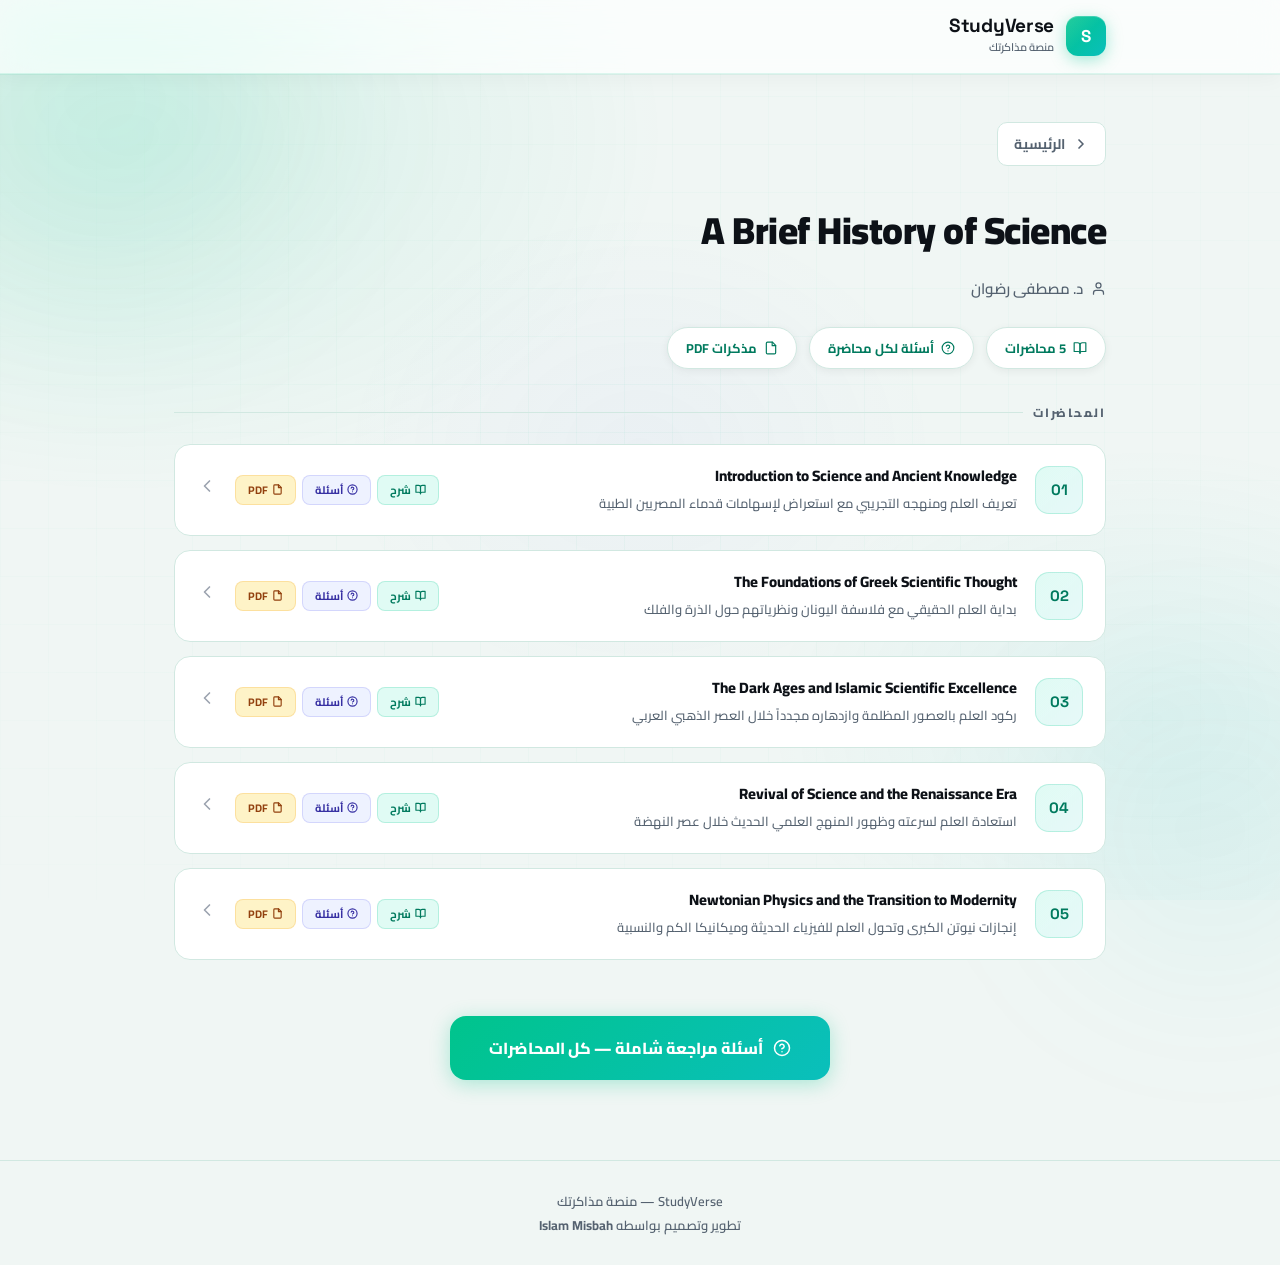
<file: lectures/subject-1/index.html>
<!DOCTYPE html>
<html lang="ar" dir="rtl">

<head>
  <meta charset="UTF-8">
  <meta name="viewport" content="width=device-width, initial-scale=1.0">
  <title>A Brief History of Science — StudyVerse</title>
  <link rel="preconnect" href="https://fonts.googleapis.com">
  <link
    href="https://fonts.googleapis.com/css2?family=Cairo:wght@400;600;700;900&family=Space+Grotesk:wght@500;700&display=swap"
    rel="stylesheet">
  <link rel="stylesheet" href="../../css/main.css">

</head>

<body>

  <div class="bg-pattern"></div>
  <div class="orb orb-1"></div>
  <div class="orb orb-2"></div>

  <header class="site-header">
    <div class="container">
      <div class="logo">
        <div class="logo-icon"><span>S</span></div>
        <div>
          <div class="logo-text">StudyVerse</div>
          <div class="logo-sub">منصة مذاكرتك</div>
        </div>
      </div>
    </div>
  </header>

  <main>
    <section class="lec-header">
      <div class="container">
        <a href="../../index.html" class="back-btn">
          <svg xmlns="http://www.w3.org/2000/svg" viewBox="0 0 24 24" fill="none" stroke="currentColor"
            stroke-width="2.5" stroke-linecap="round" stroke-linejoin="round">
            <path d="m9 18 6-6-6-6" />
          </svg>
          الرئيسية
        </a>
        <h1 class="subject-title">A Brief History of Science</h1>
        <p class="subject-doctor">
          <svg xmlns="http://www.w3.org/2000/svg" viewBox="0 0 24 24" fill="none" stroke="currentColor" stroke-width="2"
            stroke-linecap="round" stroke-linejoin="round">
            <path d="M20 21v-2a4 4 0 0 0-4-4H8a4 4 0 0 0-4 4v2" />
            <circle cx="12" cy="7" r="4" />
          </svg>
          د. مصطفى رضوان
        </p>
        <div class="subject-stats">
          <span class="stat-pill">
            <svg xmlns="http://www.w3.org/2000/svg" viewBox="0 0 24 24" fill="none" stroke="currentColor"
              stroke-width="2" stroke-linecap="round" stroke-linejoin="round">
              <path d="M2 3h6a4 4 0 0 1 4 4v14a3 3 0 0 0-3-3H2z" />
              <path d="M22 3h-6a4 4 0 0 0-4 4v14a3 3 0 0 1 3-3h7z" />
            </svg>
            5 محاضرات
          </span>
          <span class="stat-pill">
            <svg xmlns="http://www.w3.org/2000/svg" viewBox="0 0 24 24" fill="none" stroke="currentColor"
              stroke-width="2" stroke-linecap="round" stroke-linejoin="round">
              <circle cx="12" cy="12" r="10" />
              <path d="M9.09 9a3 3 0 0 1 5.83 1c0 2-3 3-3 3" />
              <path d="M12 17h.01" />
            </svg>
            أسئلة لكل محاضرة
          </span>
          <span class="stat-pill">
            <svg xmlns="http://www.w3.org/2000/svg" viewBox="0 0 24 24" fill="none" stroke="currentColor"
              stroke-width="2" stroke-linecap="round" stroke-linejoin="round">
              <path d="M14.5 2H6a2 2 0 0 0-2 2v16a2 2 0 0 0 2 2h12a2 2 0 0 0 2-2V7.5L14.5 2z" />
              <polyline points="14 2 14 8 20 8" />
            </svg>
            مذكرات PDF
          </span>
        </div>
      </div>
    </section>

    <section class="lectures-list">
      <div class="container">
        <h2>المحاضرات</h2>

        <a href="lec-1.html" class="lec-item">
          <div class="lec-num">01</div>
          <div class="lec-info">
            <div class="lec-title">Introduction to Science and Ancient Knowledge</div>
            <div class="lec-desc">تعريف العلم ومنهجه التجريبي مع استعراض لإسهامات قدماء المصريين الطبية</div>
          </div>
          <div class="lec-badges">
            <span class="badge badge-green">
              <svg xmlns="http://www.w3.org/2000/svg" viewBox="0 0 24 24" fill="none" stroke="currentColor"
                stroke-width="2.5" stroke-linecap="round" stroke-linejoin="round">
                <path d="M2 3h6a4 4 0 0 1 4 4v14a3 3 0 0 0-3-3H2z" />
                <path d="M22 3h-6a4 4 0 0 0-4 4v14a3 3 0 0 1 3-3h7z" />
              </svg>
              شرح
            </span>
            <span class="badge badge-blue">
              <svg xmlns="http://www.w3.org/2000/svg" viewBox="0 0 24 24" fill="none" stroke="currentColor"
                stroke-width="2.5" stroke-linecap="round" stroke-linejoin="round">
                <circle cx="12" cy="12" r="10" />
                <path d="M9.09 9a3 3 0 0 1 5.83 1c0 2-3 3-3 3" />
                <path d="M12 17h.01" />
              </svg>
              أسئلة
            </span>
            <span class="badge badge-amber">
              <svg xmlns="http://www.w3.org/2000/svg" viewBox="0 0 24 24" fill="none" stroke="currentColor"
                stroke-width="2.5" stroke-linecap="round" stroke-linejoin="round">
                <path d="M14.5 2H6a2 2 0 0 0-2 2v16a2 2 0 0 0 2 2h12a2 2 0 0 0 2-2V7.5L14.5 2z" />
                <polyline points="14 2 14 8 20 8" />
              </svg>
              PDF
            </span>
          </div>
          <div class="lec-arrow">
            <svg xmlns="http://www.w3.org/2000/svg" viewBox="0 0 24 24" fill="none" stroke="currentColor"
              stroke-width="2" stroke-linecap="round" stroke-linejoin="round">
              <path d="m15 18-6-6 6-6" />
            </svg>
          </div>
        </a>

        <a href="lec-2.html" class="lec-item">
          <div class="lec-num">02</div>
          <div class="lec-info">
            <div class="lec-title">The Foundations of Greek Scientific Thought</div>
            <div class="lec-desc">بداية العلم الحقيقي مع فلاسفة اليونان ونظرياتهم حول الذرة والفلك</div>
          </div>
          <div class="lec-badges">
            <span class="badge badge-green">
              <svg xmlns="http://www.w3.org/2000/svg" viewBox="0 0 24 24" fill="none" stroke="currentColor"
                stroke-width="2.5" stroke-linecap="round" stroke-linejoin="round">
                <path d="M2 3h6a4 4 0 0 1 4 4v14a3 3 0 0 0-3-3H2z" />
                <path d="M22 3h-6a4 4 0 0 0-4 4v14a3 3 0 0 1 3-3h7z" />
              </svg>
              شرح
            </span>
            <span class="badge badge-blue">
              <svg xmlns="http://www.w3.org/2000/svg" viewBox="0 0 24 24" fill="none" stroke="currentColor"
                stroke-width="2.5" stroke-linecap="round" stroke-linejoin="round">
                <circle cx="12" cy="12" r="10" />
                <path d="M9.09 9a3 3 0 0 1 5.83 1c0 2-3 3-3 3" />
                <path d="M12 17h.01" />
              </svg>
              أسئلة
            </span>
            <span class="badge badge-amber">
              <svg xmlns="http://www.w3.org/2000/svg" viewBox="0 0 24 24" fill="none" stroke="currentColor"
                stroke-width="2.5" stroke-linecap="round" stroke-linejoin="round">
                <path d="M14.5 2H6a2 2 0 0 0-2 2v16a2 2 0 0 0 2 2h12a2 2 0 0 0 2-2V7.5L14.5 2z" />
                <polyline points="14 2 14 8 20 8" />
              </svg>
              PDF
            </span>
          </div>
          <div class="lec-arrow">
            <svg xmlns="http://www.w3.org/2000/svg" viewBox="0 0 24 24" fill="none" stroke="currentColor"
              stroke-width="2" stroke-linecap="round" stroke-linejoin="round">
              <path d="m15 18-6-6 6-6" />
            </svg>
          </div>
        </a>

        <a href="lec-3.html" class="lec-item">
          <div class="lec-num">03</div>
          <div class="lec-info">
            <div class="lec-title">The Dark Ages and Islamic Scientific Excellence</div>
            <div class="lec-desc">ركود العلم بالعصور المظلمة وازدهاره مجدداً خلال العصر الذهبي العربي</div>
          </div>
          <div class="lec-badges">
            <span class="badge badge-green"><svg xmlns="http://www.w3.org/2000/svg" viewBox="0 0 24 24" fill="none"
                stroke="currentColor" stroke-width="2.5" stroke-linecap="round" stroke-linejoin="round">
                <path d="M2 3h6a4 4 0 0 1 4 4v14a3 3 0 0 0-3-3H2z" />
                <path d="M22 3h-6a4 4 0 0 0-4 4v14a3 3 0 0 1 3-3h7z" />
              </svg>شرح</span>
            <span class="badge badge-blue"><svg xmlns="http://www.w3.org/2000/svg" viewBox="0 0 24 24" fill="none"
                stroke="currentColor" stroke-width="2.5" stroke-linecap="round" stroke-linejoin="round">
                <circle cx="12" cy="12" r="10" />
                <path d="M9.09 9a3 3 0 0 1 5.83 1c0 2-3 3-3 3" />
                <path d="M12 17h.01" />
              </svg>أسئلة</span>
            <span class="badge badge-amber"><svg xmlns="http://www.w3.org/2000/svg" viewBox="0 0 24 24" fill="none"
                stroke="currentColor" stroke-width="2.5" stroke-linecap="round" stroke-linejoin="round">
                <path d="M14.5 2H6a2 2 0 0 0-2 2v16a2 2 0 0 0 2 2h12a2 2 0 0 0 2-2V7.5L14.5 2z" />
                <polyline points="14 2 14 8 20 8" />
              </svg>PDF</span>
          </div>
          <div class="lec-arrow"><svg xmlns="http://www.w3.org/2000/svg" viewBox="0 0 24 24" fill="none"
              stroke="currentColor" stroke-width="2" stroke-linecap="round" stroke-linejoin="round">
              <path d="m15 18-6-6 6-6" />
            </svg></div>
        </a>

        <a href="lec-4.html" class="lec-item">
          <div class="lec-num">04</div>
          <div class="lec-info">
            <div class="lec-title">Revival of Science and the Renaissance Era</div>
            <div class="lec-desc">استعادة العلم لسرعته وظهور المنهج العلمي الحديث خلال عصر النهضة</div>
          </div>
          <div class="lec-badges">
            <span class="badge badge-green"><svg xmlns="http://www.w3.org/2000/svg" viewBox="0 0 24 24" fill="none"
                stroke="currentColor" stroke-width="2.5" stroke-linecap="round" stroke-linejoin="round">
                <path d="M2 3h6a4 4 0 0 1 4 4v14a3 3 0 0 0-3-3H2z" />
                <path d="M22 3h-6a4 4 0 0 0-4 4v14a3 3 0 0 1 3-3h7z" />
              </svg>شرح</span>
            <span class="badge badge-blue"><svg xmlns="http://www.w3.org/2000/svg" viewBox="0 0 24 24" fill="none"
                stroke="currentColor" stroke-width="2.5" stroke-linecap="round" stroke-linejoin="round">
                <circle cx="12" cy="12" r="10" />
                <path d="M9.09 9a3 3 0 0 1 5.83 1c0 2-3 3-3 3" />
                <path d="M12 17h.01" />
              </svg>أسئلة</span>
            <span class="badge badge-amber"><svg xmlns="http://www.w3.org/2000/svg" viewBox="0 0 24 24" fill="none"
                stroke="currentColor" stroke-width="2.5" stroke-linecap="round" stroke-linejoin="round">
                <path d="M14.5 2H6a2 2 0 0 0-2 2v16a2 2 0 0 0 2 2h12a2 2 0 0 0 2-2V7.5L14.5 2z" />
                <polyline points="14 2 14 8 20 8" />
              </svg>PDF</span>
          </div>
          <div class="lec-arrow"><svg xmlns="http://www.w3.org/2000/svg" viewBox="0 0 24 24" fill="none"
              stroke="currentColor" stroke-width="2" stroke-linecap="round" stroke-linejoin="round">
              <path d="m15 18-6-6 6-6" />
            </svg></div>
        </a>

        <a href="lec-5.html" class="lec-item">
          <div class="lec-num">05</div>
          <div class="lec-info">
            <div class="lec-title">Newtonian Physics and the Transition to Modernity</div>
            <div class="lec-desc">إنجازات نيوتن الكبرى وتحول العلم للفيزياء الحديثة وميكانيكا الكم والنسبية</div>
          </div>
          <div class="lec-badges">
            <span class="badge badge-green"><svg xmlns="http://www.w3.org/2000/svg" viewBox="0 0 24 24" fill="none"
                stroke="currentColor" stroke-width="2.5" stroke-linecap="round" stroke-linejoin="round">
                <path d="M2 3h6a4 4 0 0 1 4 4v14a3 3 0 0 0-3-3H2z" />
                <path d="M22 3h-6a4 4 0 0 0-4 4v14a3 3 0 0 1 3-3h7z" />
              </svg>شرح</span>
            <span class="badge badge-blue"><svg xmlns="http://www.w3.org/2000/svg" viewBox="0 0 24 24" fill="none"
                stroke="currentColor" stroke-width="2.5" stroke-linecap="round" stroke-linejoin="round">
                <circle cx="12" cy="12" r="10" />
                <path d="M9.09 9a3 3 0 0 1 5.83 1c0 2-3 3-3 3" />
                <path d="M12 17h.01" />
              </svg>أسئلة</span>
            <span class="badge badge-amber"><svg xmlns="http://www.w3.org/2000/svg" viewBox="0 0 24 24" fill="none"
                stroke="currentColor" stroke-width="2.5" stroke-linecap="round" stroke-linejoin="round">
                <path d="M14.5 2H6a2 2 0 0 0-2 2v16a2 2 0 0 0 2 2h12a2 2 0 0 0 2-2V7.5L14.5 2z" />
                <polyline points="14 2 14 8 20 8" />
              </svg>PDF</span>
          </div>
          <div class="lec-arrow"><svg xmlns="http://www.w3.org/2000/svg" viewBox="0 0 24 24" fill="none"
              stroke="currentColor" stroke-width="2" stroke-linecap="round" stroke-linejoin="round">
              <path d="m15 18-6-6 6-6" />
            </svg></div>
        </a>

        <div class="completion-actions" style="margin-top:32px">
          <a href="https://gemini.google.com/share/30ed4eb16699" target="_blank" class="questions-btn">
            <svg xmlns="http://www.w3.org/2000/svg" width="18" height="18" viewBox="0 0 24 24" fill="none"
              stroke="currentColor" stroke-width="2" stroke-linecap="round" stroke-linejoin="round">
              <circle cx="12" cy="12" r="10" />
              <path d="M9.09 9a3 3 0 0 1 5.83 1c0 2-3 3-3 3" />
              <path d="M12 17h.01" />
            </svg>
            أسئلة مراجعة شاملة — كل المحاضرات
          </a>
        </div>

      </div>
    </section>
  </main>

  <footer class="site-footer">
    <div class="container">
      <p>StudyVerse &mdash; منصة مذاكرتك</p>
    </div>
    <div>
      <p>تطوير وتصميم بواسطه <B>Islam Misbah</B></p>
    </div>
  </footer>

  <script src="../../js/main.js"></script>
</body>

</html>
</file>
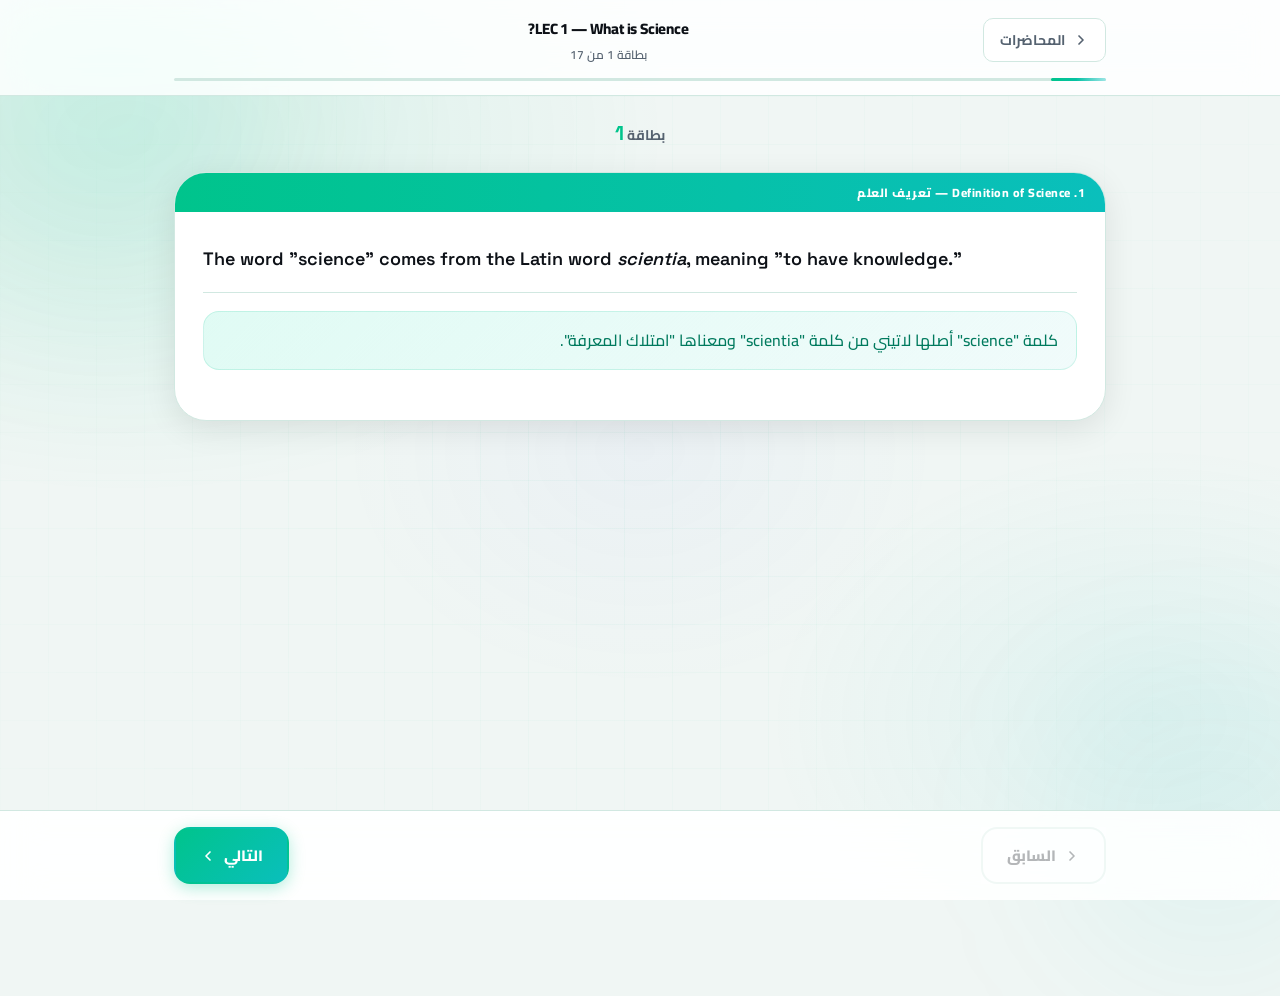
<file: lectures/subject-1/lec-1.html>
<!DOCTYPE html>
<html lang="ar" dir="rtl">

<head>
  <meta charset="UTF-8">
  <meta name="viewport" content="width=device-width, initial-scale=1.0">
  <title>LEC 1 — What is Science? | StudyVerse</title>
  <link rel="preconnect" href="https://fonts.googleapis.com">
  <link
    href="https://fonts.googleapis.com/css2?family=Cairo:wght@400;600;700;900&family=Space+Grotesk:wght@500;700&display=swap"
    rel="stylesheet">
  <link rel="stylesheet" href="../../css/main.css">
</head>

<body>

  <div class="bg-pattern"></div>
  <div class="orb orb-1"></div>
  <div class="orb orb-2"></div>

  <!-- Top Bar -->
  <div class="cards-topbar">
    <div class="container">
      <div class="topbar-inner">
        <a href="index.html" class="back-btn" style="margin:0"><svg xmlns="http://www.w3.org/2000/svg" width="16"
            height="16" viewBox="0 0 24 24" fill="none" stroke="currentColor" stroke-width="2.5" stroke-linecap="round"
            stroke-linejoin="round">
            <path d="m9 18 6-6-6-6" />
          </svg> المحاضرات</a>
        <div style="text-align:center">
          <div class="topbar-title">LEC 1 — What is Science?</div>
          <div class="topbar-meta">بطاقة <span id="currentCard">1</span> من <span id="totalCards"></span></div>
        </div>
        <div style="min-width:60px"></div>
      </div>
      <div class="progress-bar-wrap">
        <div class="progress-bar-fill" id="progressFill" style="width:0%"></div>
      </div>
    </div>
  </div>

  <main class="cards-page">
    <div class="container">

      <!-- ===================== CARDS VIEWPORT ===================== -->
      <div class="cards-viewport" id="cardsViewport" style="padding-top:24px">

        <!-- =====================================================
           CARD 1
           ===================================================== -->
        <div class="card-wrapper">
          <div class="card-counter">بطاقة <strong id="cardCounter">1</strong></div>
          <div class="study-card">
            <div class="card-section-label">1. Definition of Science — تعريف العلم</div>
            <div class="card-content">
              <div class="card-eng">
                The word "science" comes from the Latin word <em>scientia</em>, meaning "to have knowledge."
              </div>
              <div class="card-ara">
                كلمة "science" أصلها لاتيني من كلمة "scientia" ومعناها "امتلاك المعرفة".
              </div>
            </div>
          </div>
        </div>

        <!-- CARD 2 -->
        <div class="card-wrapper">
          <div class="study-card">
            <div class="card-section-label">1. Definition of Science — تعريف العلم</div>
            <div class="card-content">
              <div class="card-eng">
                Science: a branch of study dedicated to the accumulation and classification of observable facts in order
                to formulate general laws about the natural world.
              </div>
              <div class="card-ara">
                العلم: فرع دراسي هدفه جمع وتصنيف الحقائق القابلة للملاحظة لصياغة قوانين عامة تفسر العالم الطبيعي.
              </div>
              <button class="explain-toggle" data-target="exp2"><svg xmlns="http://www.w3.org/2000/svg" width="14"
                  height="14" viewBox="0 0 24 24" fill="none" stroke="currentColor" stroke-width="2.5"
                  stroke-linecap="round" stroke-linejoin="round">
                  <polyline points="6 9 12 15 18 9" />
                </svg> اظهر الشرح</button>
              <div class="card-explain" id="exp2">
                يعني العلماء مش بس بيلاحظوا — بيصنّفوا ويرتبوا الحقائق، والهدف النهائي إنهم يوصلوا لـ قانون عام يشرح ليه
                الأشياء بتحصل بالطريقة دي.
              </div>
            </div>
          </div>
        </div>

        <!-- CARD 3 -->
        <div class="card-wrapper">
          <div class="study-card">
            <div class="card-section-label">1. Definition of Science — تعريف العلم</div>
            <div class="card-content">
              <div class="card-eng">
                Scientific research: a systematic and critical investigation of natural phenomena to describe, explain,
                and understand the relations among them.
              </div>
              <div class="card-ara">
                البحث العلمي: تحقيق منهجي ونقدي في الظواهر الطبيعية بهدف وصفها وشرحها وفهم العلاقات بينها.
              </div>
            </div>
          </div>
        </div>

        <!-- CARD 4 -->
        <div class="card-wrapper">
          <div class="study-card">
            <div class="card-section-label">2. Scientific Levels — المستويات العلمية</div>
            <div class="card-content">
              <div class="card-eng">
                Order from narrowest to broadest scope:<br>
                Hypothesis → Generalisation → Theory → Law
              </div>
              <div class="card-ara">
                من الأضيق للأشمل:<br>
                فرضية ← تعميم ← نظرية ← قانون
              </div>
              <div class="compare-box">
                <div class="compare-label">الفرق بينهم</div>
                <p>
                  <strong>Hypothesis (فرضية):</strong> افتراض مبني على دليل محدود يفسر عدد صغير من الحقائق.<br><br>
                  <strong>Generalisation (تعميم):</strong> فرضية أوسع تشمل ظواهر أكثر.<br><br>
                  <strong>Theory (نظرية):</strong> تفسر حقائق كثيرة ومترابطة، أقوى من الفرضية بكثير.<br><br>
                  <strong>Law (قانون):</strong> الأشمل والأثبت — متحقق منه على نطاق واسع جداً.
                </p>
              </div>
            </div>
          </div>
        </div>

        <!-- CARD 5 -->
        <div class="card-wrapper">
          <div class="study-card">
            <div class="card-section-label">2. Role of Theory — دور النظرية</div>
            <div class="card-content">
              <div class="card-eng">
                Theory has 3 roles: (1) summarizes existing knowledge, (2) enables deeper understanding of data, (3)
                permits prediction of new, previously unknown phenomena.
              </div>
              <div class="card-ara">
                للنظرية 3 أدوار: (1) تلخّص المعرفة الموجودة، (2) تعمّق فهم البيانات، (3) تتنبأ بظواهر جديدة لم تُكتشف
                بعد.
              </div>
              <button class="explain-toggle" data-target="exp5"><svg xmlns="http://www.w3.org/2000/svg" width="14"
                  height="14" viewBox="0 0 24 24" fill="none" stroke="currentColor" stroke-width="2.5"
                  stroke-linecap="round" stroke-linejoin="round">
                  <polyline points="6 9 12 15 18 9" />
                </svg> اظهر الشرح</button>
              <div class="card-explain" id="exp5">
                <strong>مثال من المحاضرة:</strong> الجدول الدوري — لما لاحظوا فراغات في تسلسل العناصر، النظرية قالت
                المفروض ما يكنش فراغات، فالعلماء دوروا وفعلاً لقوا العناصر الناقصة. يعني النظرية تنبأت بحاجة لم تكن
                موجودة وقت اكتشافها.
              </div>
            </div>
          </div>
        </div>

        <!-- CARD 6 -->
        <div class="card-wrapper">
          <div class="study-card">
            <div class="card-section-label">3. Scientific Method — المنهج العلمي</div>
            <div class="card-content">
              <div class="card-eng">
                Testability is the foremost property of science. Any scientific idea must be testable — if it cannot be
                tested, it is not science.
              </div>
              <div class="card-ara">
                قابلية الاختبار هي أهم خاصية في العلم. أي فكرة علمية لازم تكون قابلة للاختبار — لو مش قادر تختبرها، مش
                علم.
              </div>
              <button class="explain-toggle" data-target="exp6"><svg xmlns="http://www.w3.org/2000/svg" width="14"
                  height="14" viewBox="0 0 24 24" fill="none" stroke="currentColor" stroke-width="2.5"
                  stroke-linecap="round" stroke-linejoin="round">
                  <polyline points="6 9 12 15 18 9" />
                </svg> اظهر الشرح</button>
              <div class="card-explain" id="exp6">
                ده اللي بيفرق العلم عن الفلسفة أو المعتقد. الفكرة ممكن تبقى صح، بس لو مفيش طريقة تختبرها وتثبتها أو
                ترفضها — مش بتنضم للعلم.
              </div>
            </div>
          </div>
        </div>

        <!-- CARD 7 -->
        <div class="card-wrapper">
          <div class="study-card">
            <div class="card-section-label">3. Scientific Method — المنهج العلمي</div>
            <div class="card-content">
              <div class="card-eng">
                The hypothetico-deductive method: propose a hypothesis → make a prediction → design a test → others
                repeat it.
              </div>
              <div class="card-ara">
                المنهج الافتراضي-الاستنتاجي: افترض فرضية ← تنبأ بنتيجة ← صمّم اختباراً ← كرّره آخرون.
              </div>
            </div>
          </div>
        </div>

        <!-- CARD 8 -->
        <div class="card-wrapper">
          <div class="study-card">
            <div class="card-section-label">3. Scientific Method — المنهج العلمي</div>
            <div class="card-content">
              <div class="card-eng">
                Repeatability: if other scientists repeat the same procedure but get different results, the conclusion
                is NOT accepted.
              </div>
              <div class="card-ara">
                قابلية التكرار: لو عالم تاني عمل نفس التجربة وطلع نتيجة مختلفة — النتيجة الأولى غير مقبولة علمياً.
              </div>
              <button class="explain-toggle" data-target="exp8"><svg xmlns="http://www.w3.org/2000/svg" width="14"
                  height="14" viewBox="0 0 24 24" fill="none" stroke="currentColor" stroke-width="2.5"
                  stroke-linecap="round" stroke-linejoin="round">
                  <polyline points="6 9 12 15 18 9" />
                </svg> اظهر الشرح</button>
              <div class="card-explain" id="exp8">
                ده بيحمي العلم من الأخطاء والنتائج المزيفة. التجربة الواحدة مش كافية — لازم يقدر أي عالم تاني يكررها
                ويوصل لنفس النتيجة.
              </div>
            </div>
          </div>
        </div>

        <!-- CARD 9 -->
        <div class="card-wrapper">
          <div class="study-card">
            <div class="card-section-label">4. Limitations of Science — حدود العلم</div>
            <div class="card-content">
              <div class="card-eng">
                Scientists cannot collect ALL relevant data — they must sample it, and samples may be biased or
                unrepresentative.
              </div>
              <div class="card-ara">
                العلماء مش قادرين يجمعوا كل البيانات المتعلقة بأي موضوع، فبياخدوا عينة — والعينة ممكن تكون منحازة أو غير
                ممثلة.
              </div>
            </div>
          </div>
        </div>

        <!-- CARD 10 -->
        <div class="card-wrapper">
          <div class="study-card">
            <div class="card-section-label">4. Limitations of Science — حدود العلم</div>
            <div class="card-content">
              <div class="card-eng">
                Some hypotheses cannot be tested: either too large in scale, or singular events (happened only once in
                history).
              </div>
              <div class="card-ara">
                بعض الفرضيات مش ممكن تتاختبر: إما لأن حجمها أكبر مما نقدر نجربه، أو لأن الحدث حصل مرة واحدة فقط في
                التاريخ.
              </div>
              <button class="explain-toggle" data-target="exp10"><svg xmlns="http://www.w3.org/2000/svg" width="14"
                  height="14" viewBox="0 0 24 24" fill="none" stroke="currentColor" stroke-width="2.5"
                  stroke-linecap="round" stroke-linejoin="round">
                  <polyline points="6 9 12 15 18 9" />
                </svg> اظهر الشرح</button>
              <div class="card-explain" id="exp10">
                مثال: نشأة الكون (Big Bang) — حدث مرة واحدة، مش قادرين نكرره في معمل. فبنختبره بطريقة غير مباشرة عن طريق
                الاستنتاج.
              </div>
            </div>
          </div>
        </div>

        <!-- CARD 11 -->
        <div class="card-wrapper">
          <div class="study-card">
            <div class="card-section-label">4. Limitations of Science — حدود العلم</div>
            <div class="card-content">
              <div class="card-eng">
                Anomalies: unexplained cases that don't fit the theory. Sometimes a small number of anomalies causes a
                major change in the entire theory.
              </div>
              <div class="card-ara">
                الشذوذات: حالات لا تفسرها النظرية. أحياناً عدد صغير منها يتسبب في تغيير جذري في النظرية كلها.
              </div>
            </div>
          </div>
        </div>

        <!-- CARD 12 -->
        <div class="card-wrapper">
          <div class="study-card">
            <div class="card-section-label">5. Ancient Egypt — مصر القديمة</div>
            <div class="card-content">
              <div class="card-eng">
                Ancient Egyptians (~3000 BC) had sophisticated medicine based on trial and error — not the scientific
                method.
              </div>
              <div class="card-ara">
                المصريون القدماء (~3000 ق.م) كان عندهم طب متطور مبني على التجربة والخطأ — وليس على المنهج العلمي.
              </div>
              <button class="explain-toggle" data-target="exp12"><svg xmlns="http://www.w3.org/2000/svg" width="14"
                  height="14" viewBox="0 0 24 24" fill="none" stroke="currentColor" stroke-width="2.5"
                  stroke-linecap="round" stroke-linejoin="round">
                  <polyline points="6 9 12 15 18 9" />
                </svg> اظهر الشرح</button>
              <div class="card-explain" id="exp12">
                مهم جداً: هم كانوا بيجربوا علاجاً، لو نفع كملوا بيه، لو ما نفعش جربوا غيره. ده trial &amp; error وليس
                scientific method — لأنهم ما كانوش بيصيغوا فرضيات وبيختبروها بمنهج منظم.
              </div>
            </div>
          </div>
        </div>

        <!-- CARD 13 -->
        <div class="card-wrapper">
          <div class="study-card">
            <div class="card-section-label">5. Ancient Egypt — مصر القديمة</div>
            <div class="card-content">
              <div class="card-eng">
                Imhotep (~2650 BC): renowned physician — people traveled from across the Middle East to be treated by
                him.
              </div>
              <div class="card-ara">
                إمحوتب (~2650 ق.م): طبيب مشهور جداً، كان الناس تأتي من كل الشرق الأوسط ليعالجهم.
              </div>
            </div>
          </div>
        </div>

        <!-- CARD 14 -->
        <div class="card-wrapper">
          <div class="study-card">
            <div class="card-section-label">5. Ancient Egypt — مصر القديمة</div>
            <div class="card-content">
              <div class="card-eng">
                Moldy bread applied to wounds → healed quickly and cleanly. Reason (discovered later): bread mold
                produces penicillin, which kills germs.
              </div>
              <div class="card-ara">
                خبز متعفن على الجروح → يتعافى بسرعة ونظافة. السبب (اكتُشف لاحقاً): عفن الخبز ينتج البنسيلين الذي يقتل
                الجراثيم.
              </div>
              <button class="explain-toggle" data-target="exp14"><svg xmlns="http://www.w3.org/2000/svg" width="14"
                  height="14" viewBox="0 0 24 24" fill="none" stroke="currentColor" stroke-width="2.5"
                  stroke-linecap="round" stroke-linejoin="round">
                  <polyline points="6 9 12 15 18 9" />
                </svg> اظهر الشرح</button>
              <div class="card-explain" id="exp14">
                المصريون عملوا الصح بدون ما يفهموا ليه. العلم الحديث هو اللي فسّر السبب بعد آلاف السنين. ده مثال ممتاز
                على الفرق بين trial &amp; error والعلم الحقيقي.
              </div>
            </div>
          </div>
        </div>

        <!-- CARD 15 -->
        <div class="card-wrapper">
          <div class="study-card">
            <div class="card-section-label">5. Ancient Egypt — مصر القديمة</div>
            <div class="card-content">
              <div class="card-eng">
                Poppy seeds (الخشخاش) → pain relief. Reason: they contain morphine and codeine, powerful pain-relieving
                drugs still used today.
              </div>
              <div class="card-ara">
                بذور الخشخاش → تخفيف الألم. السبب: تحتوي على المورفين والكوديين، وهما مسكّنا ألم قويان لا يزالان
                مستخدمَين حتى اليوم.
              </div>
            </div>
          </div>
        </div>

        <!-- CARD 16 -->
        <div class="card-wrapper">
          <div class="study-card">
            <div class="card-section-label">5. Ancient Egypt — مصر القديمة</div>
            <div class="card-content">
              <div class="card-eng">
                Papyrus: a primitive form of paper — revolutionized knowledge transfer. Easy to roll into scrolls,
                store, and transport.
              </div>
              <div class="card-ara">
                البردي: شكل بدائي من الورق — أحدث ثورة في نقل المعرفة. سهل لفّه في لفافات وتخزينه ونقله.
              </div>
              <button class="explain-toggle" data-target="exp16"><svg xmlns="http://www.w3.org/2000/svg" width="14"
                  height="14" viewBox="0 0 24 24" fill="none" stroke="currentColor" stroke-width="2.5"
                  stroke-linecap="round" stroke-linejoin="round">
                  <polyline points="6 9 12 15 18 9" />
                </svg> اظهر الشرح</button>
              <div class="card-explain" id="exp16">
                قبل البردي: الكتابة على ألواح طين أو صخور — صعبة الحمل والتخزين. البردي غيّر كل ده. المعرفة انتقلت من
                عالم لآخر ومن جيل لجيل بسهولة، وده اللي خلّى الطب المصري يتطور ويبقى الأقوى في عصره.
              </div>
            </div>
          </div>
        </div>

        <!-- CARD 17 -->
        <div class="card-wrapper">
          <div class="study-card">
            <div class="card-section-label">6. Other Ancient Civilizations — حضارات أخرى</div>
            <div class="card-content">
              <div class="card-eng">
                Mesopotamians → first potter's wheel.<br>
                Sumerians → horse-drawn chariots.<br>
                Chinese (~1000 BC) → compass.
              </div>
              <div class="card-ara">
                المسوبوتاميون → عجلة الفخار الأولى.<br>
                السومريون → العربات التي تجرها الخيول.<br>
                الصينيون (~1000 ق.م) → البوصلة.
              </div>
            </div>
          </div>
        </div>

      </div><!-- end cardsViewport -->

      <!-- ===================== COMPLETION SCREEN ===================== -->
      <div class="completion-screen" id="completionScreen">
        <div class="completion-icon"><svg xmlns="http://www.w3.org/2000/svg" width="44" height="44" viewBox="0 0 24 24"
            fill="none" stroke="currentColor" stroke-width="2.5" stroke-linecap="round" stroke-linejoin="round">
            <path d="M22 11.08V12a10 10 0 1 1-5.93-9.14" />
            <polyline points="22 4 12 14.01 9 11.01" />
          </svg></div>
        <h2 class="completion-title">خلصت المحاضرة!</h2>
        <p class="completion-sub">
          عظيم — راجعت كل البطاقات.<br>
          جاهز للمحاضرة الجاية؟
        </p>
        <div class="completion-actions">
          <a href="https://gemini.google.com/share/5f6cff665459" target="_blank" class="questions-btn">
            <svg xmlns="http://www.w3.org/2000/svg" width="18" height="18" viewBox="0 0 24 24" fill="none"
              stroke="currentColor" stroke-width="2" stroke-linecap="round" stroke-linejoin="round">
              <circle cx="12" cy="12" r="10" />
              <path d="M9.09 9a3 3 0 0 1 5.83 1c0 2-3 3-3 3" />
              <path d="M12 17h.01" />
            </svg> أسئلة المحاضرة الأولى
          </a>
          <a href="lec-2.html" class="pdf-btn">
            <svg xmlns="http://www.w3.org/2000/svg" width="18" height="18" viewBox="0 0 24 24" fill="none"
              stroke="currentColor" stroke-width="2.5" stroke-linecap="round" stroke-linejoin="round">
              <path d="m15 18-6-6 6-6" />
            </svg> المحاضرة التالية
          </a>
        </div>
      </div>

    </div><!-- end container -->
  </main>

  <!-- Bottom Nav -->
  <div class="cards-nav">
    <div class="container">
      <button class="nav-btn" id="btnPrev" disabled><svg xmlns="http://www.w3.org/2000/svg" width="16" height="16"
          viewBox="0 0 24 24" fill="none" stroke="currentColor" stroke-width="2.5" stroke-linecap="round"
          stroke-linejoin="round">
          <path d="m9 18 6-6-6-6" />
        </svg> <span>السابق</span></button>
      <div class="nav-center">
        <span id="currentCard"></span>  <span id="totalCards"></span>
      </div>
      <button class="nav-btn primary" id="btnNext"><span>التالي</span> <svg xmlns="http://www.w3.org/2000/svg"
          width="16" height="16" viewBox="0 0 24 24" fill="none" stroke="currentColor" stroke-width="2.5"
          stroke-linecap="round" stroke-linejoin="round">
          <path d="m15 18-6-6 6-6" />
        </svg></button>
    </div>
  </div>

  <script src="../../js/cards.js"></script>
</body>

</html>
</file>
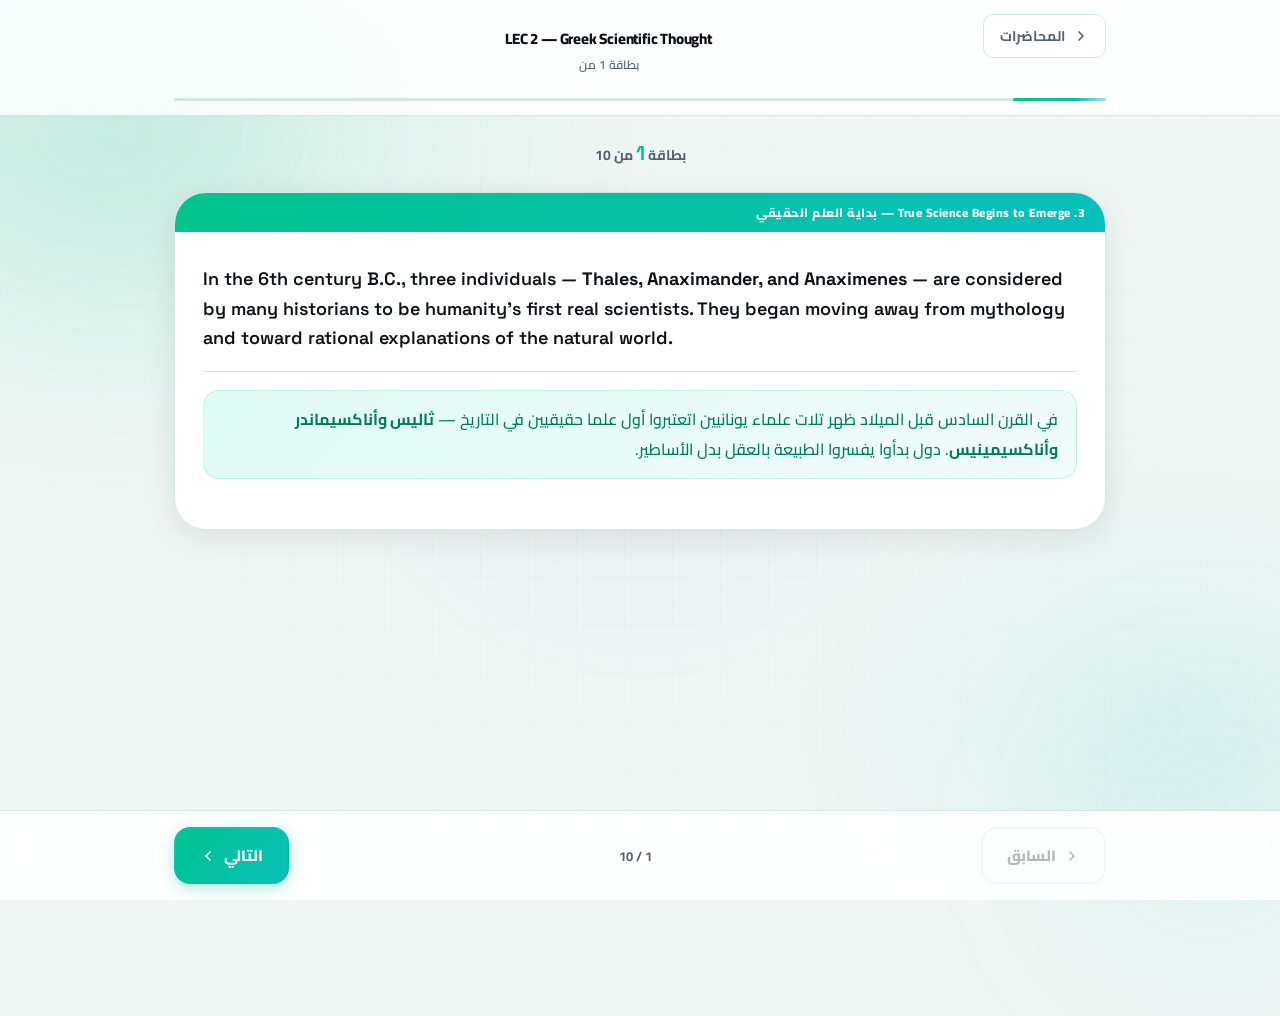
<file: lectures/subject-1/lec-2.html>
<!DOCTYPE html>
<html lang="ar" dir="rtl">

<head>
  <meta charset="UTF-8">
  <meta name="viewport" content="width=device-width, initial-scale=1.0">
  <title>LEC 2 — The Foundations of Greek Scientific Thought | StudyVerse</title>
  <link rel="preconnect" href="https://fonts.googleapis.com">
  <link
    href="https://fonts.googleapis.com/css2?family=Cairo:wght@400;600;700;900&family=Space+Grotesk:wght@500;700&display=swap"
    rel="stylesheet">
<link rel="stylesheet" href="../../css/main.css">
</head>

<body>

  <div class="bg-pattern"></div>
  <div class="orb orb-1"></div>
  <div class="orb orb-2"></div>

  <div class="cards-topbar">
    <div class="container">
      <div class="topbar-inner">
        <a href="index.html" class="back-btn">
          <svg xmlns="http://www.w3.org/2000/svg" width="16" height="16" viewBox="0 0 24 24" fill="none"
            stroke="currentColor" stroke-width="2.5" stroke-linecap="round" stroke-linejoin="round">
            <path d="m9 18 6-6-6-6" />
          </svg>
          المحاضرات
        </a>
        <div style="text-align:center">
          <div class="topbar-title">LEC 2 — Greek Scientific Thought</div>
          <div class="topbar-meta">بطاقة <span id="currentCardTop">1</span> من <span id="totalCardsTop"></span></div>
        </div>
        <div style="min-width:60px"></div>
      </div>
      <div class="progress-bar-wrap">
        <div class="progress-bar-fill" id="progressFill" style="width:0%"></div>
      </div>
    </div>
  </div>

  <main class="cards-page">
    <div class="container">
      <div class="cards-viewport" id="cardsViewport" style="padding-top:24px">

        <!-- CARD 1 -->
        <div class="card-wrapper">
          <div class="card-counter">بطاقة <strong id="cardCounter">1</strong> من 10</div>
          <div class="study-card">
            <div class="card-section-label">3. True Science Begins to Emerge — بداية العلم الحقيقي</div>
            <div class="card-content">
              <div class="card-eng">
                In the 6th century B.C., three individuals — <strong>Thales, Anaximander, and Anaximenes</strong> — are
                considered by many historians to be humanity's first real scientists. They began moving away from
                mythology and toward rational explanations of the natural world.
              </div>
              <div class="card-ara">
                في القرن السادس قبل الميلاد ظهر تلات علماء يونانيين اتعتبروا أول علما حقيقيين في التاريخ — <strong>ثاليس
                  وأناكسيماندر وأناكسيمينيس</strong>. دول بدأوا يفسروا الطبيعة بالعقل بدل الأساطير.
              </div>
            </div>
          </div>
        </div>

        <!-- CARD 2 -->
        <div class="card-wrapper">
          <div class="study-card">
            <div class="card-section-label">3. Thales — ثاليس ودراسة السماء</div>
            <div class="card-content">
              <div class="card-eng">
                <strong>Thales</strong> studied the heavens and tried to find a unifying explanation for the movement of
                planets and stars. He became famous for correctly predicting a <strong>solar eclipse</strong> — the moon
                moving between the earth and the sun, blocking the sun from view.
              </div>
              <div class="card-ara">
                ثاليس اشتغل على السماء وحاول يفهم حركة الكواكب والنجوم. بقى مشهور لما توقع صح <strong>كسوف
                  الشمس</strong> — وده لما القمر بييجي بين الأرض والشمس ويحجبها. كان ده إنجاز ضخم جداً في وقته.
              </div>
              <button class="explain-toggle" data-target="exp1">
                <svg xmlns="http://www.w3.org/2000/svg" width="14" height="14" viewBox="0 0 24 24" fill="none"
                  stroke="currentColor" stroke-width="2.5" stroke-linecap="round" stroke-linejoin="round">
                  <polyline points="6 9 12 15 18 9" />
                </svg>
                اظهر الشرح
              </button>
              <div class="card-explain" id="exp1">
                تخيل إنك في زمن مفيش فيه تلسكوبات ولا حسابات حديثة، وتقدر تقول للناس "بكره الشمس هتختفي شوية" وييجي
                الكلام صح! ده اللي عمله ثاليس — وده أثبت إن الطبيعة بتتبع قوانين ممكن نفهمها.
              </div>
            </div>
          </div>
        </div>

        <!-- CARD 3 -->
        <div class="card-wrapper">
          <div class="study-card">
            <div class="card-section-label">3. Anaximander & Anaximenes — نظريات الحياة والمادة</div>
            <div class="card-content">
              <div class="card-eng">
                <strong>Anaximander</strong> was the first scientist to try to explain the origin of human life without
                a creator — he believed life began in the sea and humans once were fish-like creatures.
                <strong>Anaximenes</strong> believed all things were made of air; thinned air becomes fire, thickened
                air becomes liquid or solid — an idea that eventually led to the concept of <strong>atoms</strong>.
              </div>
              <div class="card-ara">
                <strong>أناكسيماندر</strong> كان أول حد يحاول يشرح أصل الإنسان من غير ما يذكر خالق — اعتقد إن الحياة
                بدأت في البحر وإن البشر كانوا نوع من السمك. <strong>أناكسيمينيس</strong> قال إن كل الأشياء مصنوعة من
                الهواء؛ الهواء لما يتخفف بيبقى نار، ولما يتكثف بيبقى سايل أو صلب — وده فكره أدت لاكتشاف مفهوم
                <strong>الذرات</strong>.
              </div>
              <div class="compare-box">
                <div class="compare-label">مقارنة: أناكسيماندر vs أناكسيمينيس</div>
                <p>
                  <strong>أناكسيماندر:</strong> مهتم بأصل الحياة والإنسان — قال إننا جينا من البحر.<br><br>
                  <strong>أناكسيمينيس:</strong> مهتم بتركيب المادة — قال إن كل حاجة أصلها هواء.
                </p>
              </div>
            </div>
          </div>
        </div>

        <!-- CARD 4 -->
        <div class="card-wrapper">
          <div class="study-card">
            <div class="card-section-label">3. Leucippus & Democritus — أبو نظرية الذرة</div>
            <div class="card-content">
              <div class="card-eng">
                <strong>Leucippus</strong> proposed that all matter is made of tiny units called
                <strong>"atoms"</strong> — earning him the title "father of atomic theory." <strong>Democritus</strong>
                illustrated this by comparing matter to sand: from far away sand looks smooth and solid, but up close
                it's made of countless tiny grains. He argued all matter, even solid wood, is really made of individual
                particles.
              </div>
              <div class="card-ara">
                <strong>ليوسيبوس</strong> اقترح إن كل المادة مكونة من وحدات صغيرة جداً اسمها <strong>"ذرات"</strong> —
                وعشان كده بيتقال إنه "أبو نظرية الذرة". <strong>ديموقريطس</strong> شرح الفكرة بمثال الرمل: من بعيد الرمل
                يبان ناعم وصلب، لكن لما تقترب تلاقيه حبيبات صغيرة. قال إن كل المادة كده، حتى الخشب الصلب، في الحقيقة
                مكون من جسيمات صغيرة.
              </div>
              <button class="explain-toggle" data-target="exp2">
                <svg xmlns="http://www.w3.org/2000/svg" width="14" height="14" viewBox="0 0 24 24" fill="none"
                  stroke="currentColor" stroke-width="2.5" stroke-linecap="round" stroke-linejoin="round">
                  <polyline points="6 9 12 15 18 9" />
                </svg>
                اظهر الشرح
              </button>
              <div class="card-explain" id="exp2">
                الفكرة دي كانت ثورية جداً في وقتها! ديموقريطس مش عنده ميكروسكوب ولا أي أدوات — بس بالتفكير المنطقي وصل
                لنفس الفكرة اللي علم القرن العشرين أثبتها. مثل الرمل ده من أبسط وأجمل الأمثلة في تاريخ العلم.
              </div>
            </div>
          </div>
        </div>

        <!-- CARD 5 -->
        <div class="card-wrapper">
          <div class="study-card">
            <div class="card-section-label">3. Density & Atomic Motion — الكثافة وحركة الذرات</div>
            <div class="card-content">
              <div class="card-eng">
                <strong>Density</strong>: how tightly atoms are packed in a substance. High density = tightly packed;
                low density = loosely packed. This explains why liquids layer (oil on top, water in middle, syrup at
                bottom).<br><br>
                <strong>Atomic Motion</strong>: atoms are always moving. Hot substances have faster-moving atoms — this
                is why food coloring mixes quickly in hot water but slowly in cold water.
              </div>
              <div class="card-ara">
                <strong>الكثافة</strong>: بتقيس إزاي الذرات متقاربة جوه المادة. كثافة عالية = ذرات متضامة. كثافة واطية =
                ذرات أبعد عن بعض. ده بيفسر ليه السوايل بتترتب في طبقات في الكوباية.<br><br>
                <strong>حركة الذرات</strong>: الذرات دايماً في حركة. المادة الساخنة ذراتها أسرع — ولذلك ألوان الأكل
                بتمتزج بسرعة في الماء الساخن وببطء في البارد.
              </div>
              <div class="compare-box">
                <div class="compare-label">ترتيب الكثافة — من الأقل للأكثر</div>
                <p>
                  <strong>الأقل كثافة:</strong> الفلّين → زيت نباتي → مكعب ثلج → ماء → عنبة → شراب → صخرة
                  <strong>(الأعلى كثافة)</strong>
                </p>
              </div>
            </div>
          </div>
        </div>

        <!-- CARD 6 -->
        <div class="card-wrapper">
          <div class="study-card">
            <div class="card-section-label">3. Democritus: Right & Wrong — صح وغلط عند ديموقريطس</div>
            <div class="card-content">
              <div class="card-eng">
                Democritus was <strong>right</strong> that: (1) all matter is made of atoms, and (2) atoms are in
                constant motion.<br><br>
                But he was <strong>wrong</strong> that: atoms are indestructible (nuclear energy proves they can be
                split), and that atoms differ mainly in shape and size (we now know atoms of different elements differ
                in fundamental ways, and are too tiny to see — about 100 quintillion fit on a pinhead).
              </div>
              <div class="card-ara">
                ديموقريطس كان <strong>صح</strong> في: (1) إن كل المادة مكونة من ذرات، و(2) إن الذرات في حركة
                مستمرة.<br><br>
                لكنه كان <strong>غلط</strong> في: إن الذرات مش قابلة للتكسير — لأن الطاقة النووية أثبتت إننا نقدر نكسر
                الذرة. وإن الذرات بتختلف بس في الشكل والحجم — احنا دلوقتي عارفين إن الاختلافات أعمق من كده بكتير.
              </div>
              <button class="explain-toggle" data-target="exp3">
                <svg xmlns="http://www.w3.org/2000/svg" width="14" height="14" viewBox="0 0 24 24" fill="none"
                  stroke="currentColor" stroke-width="2.5" stroke-linecap="round" stroke-linejoin="round">
                  <polyline points="6 9 12 15 18 9" />
                </svg>
                اظهر الشرح
              </button>
              <div class="card-explain" id="exp3">
                مهم تعرف إن العلم مش بيعيب العالِم لو غلط — المهم إنه استخدم المنطق والملاحظة. ديموقريطس وصل لأفكار
                عبقرية من غير أدوات حديثة، وحتى لو غلط في تفاصيل، الفكرة الأساسية بتاعته (الذرات) صح 100%.
              </div>
            </div>
          </div>
        </div>

        <!-- CARD 7 -->
        <div class="card-wrapper">
          <div class="study-card">
            <div class="card-section-label">4. Aristotle — أرسطو: أبو علوم الحياة</div>
            <div class="card-content">
              <div class="card-eng">
                <strong>Aristotle</strong> is called the "father of the life sciences." He wrote on philosophy,
                mathematics, logic, and physics, but his greatest contribution was <strong>classifying</strong> plants
                and animals into an organized, easy-to-reference system — the first large-scale attempt in history.
                Classification is essential because facts become hard to use unless arranged in a systematic way.
              </div>
              <div class="card-ara">
                <strong>أرسطو</strong> بيتقال عليه "أبو علوم الحياة". كتب في الفلسفة والرياضيات والمنطق والفيزياء، لكن
                أعظم إنجازاته كانت <strong>تصنيف</strong> النباتات والحيوانات في نظام منظم وسهل الرجوع إليه — أول محاولة
                من نوعها في التاريخ. التصنيف ضروري عشان المعلومات الكتير مش بتنفع إلا لو متنظمة.
              </div>
            </div>
          </div>
        </div>

        <!-- CARD 8 -->
        <div class="card-wrapper">
          <div class="study-card">
            <div class="card-section-label">4. Spontaneous Generation — التوليد التلقائي</div>
            <div class="card-content">
              <div class="card-eng">
                Aristotle also promoted <strong>spontaneous generation</strong> — the false idea that living organisms
                can form from non-living substances. He believed maggots formed from rotting meat and eels formed from
                river mud. This wrong idea lasted over <strong>2,000 years</strong> until 1870, showing how even
                brilliant scientists can hold back science with incorrect theories.
              </div>
              <div class="card-ara">
                أرسطو كمان نادى بفكرة <strong>التوليد التلقائي</strong> — وهي الفكرة الغلط إن الكائنات الحية ممكن تتكون
                من مواد غير حية. اعتقد إن الديدان بتتكون من اللحم الفاسد والثعابين من طين الأنهار. الفكرة دي الغلطانة
                فضلت سايدة أكتر من <strong>2000 سنة</strong> لحد 1870 — دليل إن حتى العباقرة ممكن يعيقوا العلم بأفكار
                خاطئة.
              </div>
              <button class="explain-toggle" data-target="exp4">
                <svg xmlns="http://www.w3.org/2000/svg" width="14" height="14" viewBox="0 0 24 24" fill="none"
                  stroke="currentColor" stroke-width="2.5" stroke-linecap="round" stroke-linejoin="round">
                  <polyline points="6 9 12 15 18 9" />
                </svg>
                اظهر الشرح
              </button>
              <div class="card-explain" id="exp4">
                تجربة ريدي المشهورة دحضت التوليد التلقائي: استخدم تلات برطمانات فيهم لحم فاسد — واحد مفتوح، واحد مغطى
                بشبك، وواحد مغلق تماماً. الدودة ظهرت بس في البرطمانات اللي الدبان قدر يوصل للحم فيها، والمغلق ما عملش
                ديدان خالص — يعني الديدان مش بتتكون لوحدها!
              </div>
            </div>
          </div>
        </div>

        <!-- CARD 9 -->
        <div class="card-wrapper">
          <div class="study-card">
            <div class="card-section-label">4. Archimedes — أرخميدس واكتشاف الإزاحة</div>
            <div class="card-content">
              <div class="card-eng">
                <strong>Archimedes</strong> applied mathematics to physical phenomena and was the first to predict
                whether objects float in liquids. His most famous discovery came while bathing: an object immersed in
                water <strong>displaces water equal to its own volume</strong>. He used this to verify if King Hiero's
                crown was pure gold — and was so excited he ran through the streets shouting <strong>"Eureka!" (I have
                  found it!)</strong> — forgetting to put on clothes.
              </div>
              <div class="card-ara">
                <strong>أرخميدس</strong> طبّق الرياضيات على الظواهر الطبيعية وكان أول حد يقدر يتنبأ بإذا كانت الأجسام
                هتعوم ولا لأ. اكتشافه الأشهر جاله وهو في الحمام: الجسم اللي بينغمس في الماء <strong>بيزيح ماء بنفس
                  حجمه</strong>. استخدم الفكرة دي عشان يعرف إذا كان تاج الملك هيرو دهب خالص — وكان مبسوط جداً لدرجة إنه
                جرى في الشوارع وهو صايح <strong>"يوريكا!" (لقيتها!)</strong> ناسي إنه ملبيش هدومه!
              </div>
              <button class="explain-toggle" data-target="exp5">
                <svg xmlns="http://www.w3.org/2000/svg" width="14" height="14" viewBox="0 0 24 24" fill="none"
                  stroke="currentColor" stroke-width="2.5" stroke-linecap="round" stroke-linejoin="round">
                  <polyline points="6 9 12 15 18 9" />
                </svg>
                اظهر الشرح
              </button>
              <div class="card-explain" id="exp5">
                الفكرة إنه لو وزن التاج وقاس الماء اللي زاحه، يقدر يحسب كثافته ويقارنها بكثافة الدهب. لو الكثافة مختلفة،
                يبقى في معدن تاني متخلط. الطريقة دي بسيطة وعبقرية في نفس الوقت — ودي من أجمل حاجات في تاريخ العلم.
              </div>
            </div>
          </div>
        </div>

        <!-- CARD 10 -->
        <div class="card-wrapper">
          <div class="study-card">
            <div class="card-section-label">4. Ptolemy & The Geocentric System — بطليموس والنظام الجيوسنتري</div>
            <div class="card-content">
              <div class="card-eng">
                <strong>Ptolemy</strong> (100 A.D.) believed the <strong>earth was at the center of the
                  universe</strong> (geocentric system), with planets and stars orbiting in circles. This system was
                accepted for over <strong>1,500 years</strong>, partly because the Church supported it. This episode
                teaches us: scientific theories must be accepted or rejected <strong>based on data alone</strong>, not
                on authority, religion, or bias.
              </div>
              <div class="card-ara">
                <strong>بطليموس</strong> (100 م) اعتقد إن <strong>الأرض في مركز الكون</strong> (النظام الجيوسنتري)
                والكواكب والنجوم بتدور حواليها في دوايرـ. النظام ده اتقبل لأكتر من <strong>1500 سنة</strong> جزئياً لأن
                الكنيسة دعمته. الدرس من الحكاية دي: النظريات العلمية لازم تتقبل أو ترفض <strong>بناءً على البيانات
                  والدليل بس</strong>، مش على السلطة أو التحيز الشخصي.
              </div>
              <div class="compare-box">
                <div class="compare-label">مقارنة: جيوسنتري vs هيليوسنتري</div>
                <p>
                  <strong>النظام الجيوسنتري (بطليموس):</strong> الأرض في المنتصف، كل حاجة بتدور حواليها — غلط.<br><br>
                  <strong>النظام الهيليوسنتري (الصح):</strong> الشمس في المنتصف والأرض والكواكب بتدور حواليها — ده اللي
                  العلم الحديث أثبته.
                </p>
              </div>
            </div>
          </div>
        </div>

      </div><!-- end cardsViewport -->

      <div class="completion-screen" id="completionScreen">
        <div class="completion-icon">
          <svg xmlns="http://www.w3.org/2000/svg" width="44" height="44" viewBox="0 0 24 24" fill="none"
            stroke="currentColor" stroke-width="2.5" stroke-linecap="round" stroke-linejoin="round">
            <path d="M22 11.08V12a10 10 0 1 1-5.93-9.14" />
            <polyline points="22 4 12 14.01 9 11.01" />
          </svg>
        </div>
        <h2 class="completion-title">خلصت المحاضرة!</h2>
        <p class="completion-sub">عظيم — راجعت كل البطاقات.<br>جاهز للمحاضرة الجاية؟</p>
        <div class="completion-actions">
          <a href="https://gemini.google.com/share/3e5a1cb128b3" target="_blank" class="questions-btn">
            <svg xmlns="http://www.w3.org/2000/svg" width="18" height="18" viewBox="0 0 24 24" fill="none"
              stroke="currentColor" stroke-width="2" stroke-linecap="round" stroke-linejoin="round">
              <circle cx="12" cy="12" r="10" />
              <path d="M9.09 9a3 3 0 0 1 5.83 1c0 2-3 3-3 3" />
              <path d="M12 17h.01" />
            </svg>
            أسئلة المحاضرة
          </a>
          <a href="lec-3.html" class="pdf-btn">
            <svg xmlns="http://www.w3.org/2000/svg" width="18" height="18" viewBox="0 0 24 24" fill="none"
              stroke="currentColor" stroke-width="2.5" stroke-linecap="round" stroke-linejoin="round">
              <path d="m15 18-6-6 6-6" />
            </svg>
            المحاضرة التالية
          </a>
        </div>
      </div>

    </div>
  </main>

  <div class="cards-nav">
    <div class="container">
      <button class="nav-btn" id="btnPrev" disabled>
        <svg xmlns="http://www.w3.org/2000/svg" width="16" height="16" viewBox="0 0 24 24" fill="none"
          stroke="currentColor" stroke-width="2.5" stroke-linecap="round" stroke-linejoin="round">
          <path d="m9 18 6-6-6-6" />
        </svg>
        <span>السابق</span>
      </button>
      <div class="nav-center">
        <span id="currentCard">1</span> / <span id="totalCards"></span>
      </div>
      <button class="nav-btn primary" id="btnNext">
        <span>التالي</span>
        <svg xmlns="http://www.w3.org/2000/svg" width="16" height="16" viewBox="0 0 24 24" fill="none"
          stroke="currentColor" stroke-width="2.5" stroke-linecap="round" stroke-linejoin="round">
          <path d="m15 18-6-6 6-6" />
        </svg>
      </button>
    </div>
  </div>

  <script src="../../js/cards.js"></script>
</body>

</html>
</file>
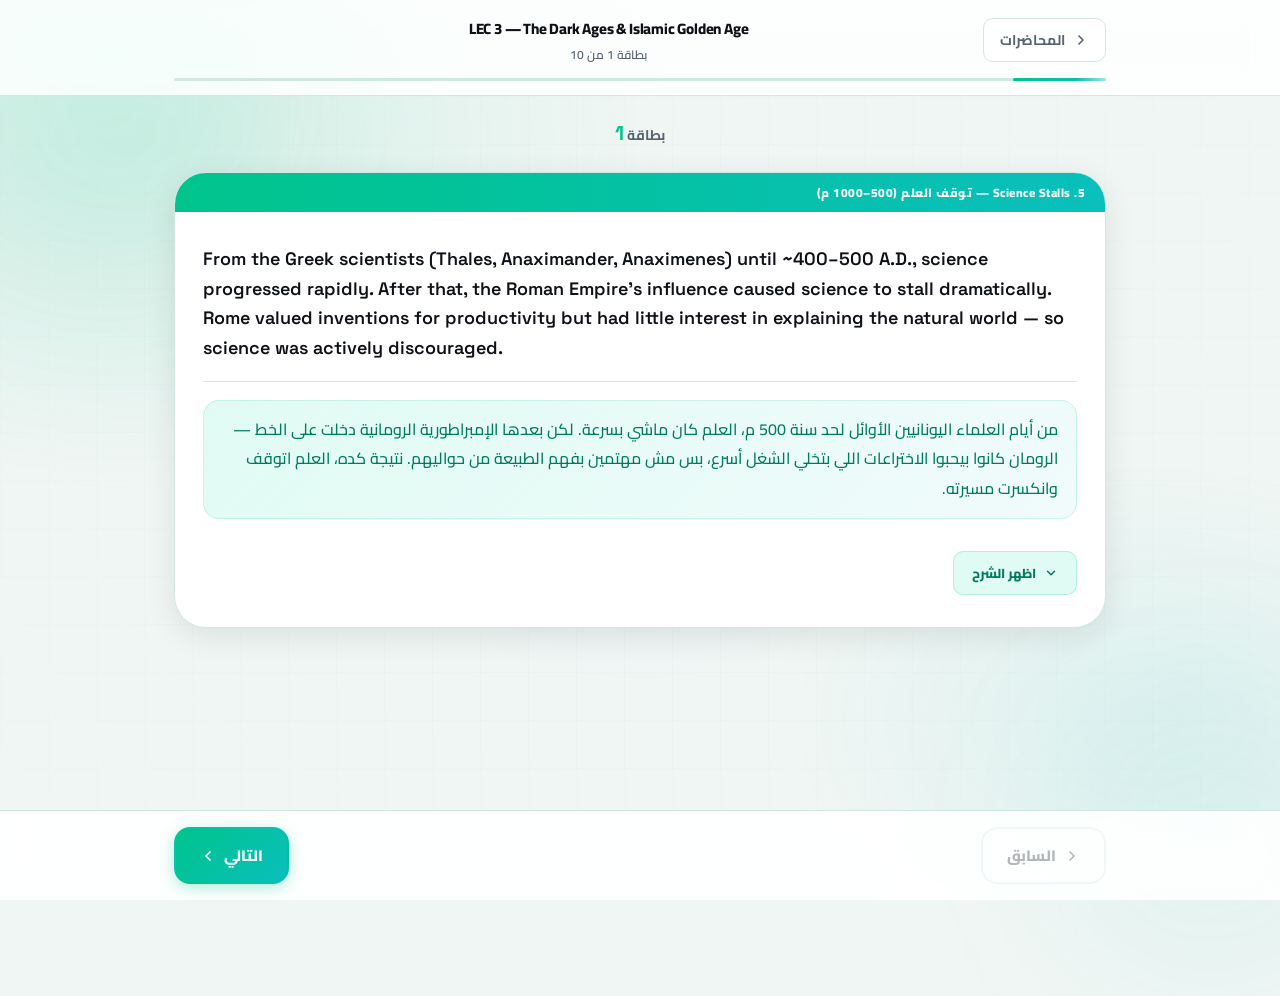
<file: lectures/subject-1/lec-3.html>
<!DOCTYPE html>
<html lang="ar" dir="rtl">

<head>
  <meta charset="UTF-8">
  <meta name="viewport" content="width=device-width, initial-scale=1.0">
  <title>LEC 3 — The Dark Ages & Islamic Golden Age | StudyVerse</title>
  <link rel="preconnect" href="https://fonts.googleapis.com">
  <link
    href="https://fonts.googleapis.com/css2?family=Cairo:wght@400;600;700;900&family=Space+Grotesk:wght@500;700&display=swap"
    rel="stylesheet">
  <link rel="stylesheet" href="../../css/main.css">
</head>

<body>

  <div class="bg-pattern"></div>
  <div class="orb orb-1"></div>
  <div class="orb orb-2"></div>

  <div class="cards-topbar">
    <div class="container">
      <div class="topbar-inner">
        <a href="index.html" class="back-btn" style="margin:0"><svg xmlns="http://www.w3.org/2000/svg" width="16"
            height="16" viewBox="0 0 24 24" fill="none" stroke="currentColor" stroke-width="2.5" stroke-linecap="round"
            stroke-linejoin="round">
            <path d="m9 18 6-6-6-6" />
          </svg> المحاضرات</a>
        <div style="text-align:center">
          <div class="topbar-title">LEC 3 — The Dark Ages & Islamic Golden Age</div>
          <div class="topbar-meta">بطاقة <span id="currentCard">1</span> من <span id="totalCards"></span></div>
        </div>
        <div style="min-width:60px"></div>
      </div>
      <div class="progress-bar-wrap">
        <div class="progress-bar-fill" id="progressFill" style="width:0%"></div>
      </div>
    </div>
  </div>

  <main class="cards-page">
    <div class="container">
      <div class="cards-viewport" id="cardsViewport" style="padding-top:24px">

        <!-- CARD 1 -->
        <div class="card-wrapper">
          <div class="card-counter">بطاقة <strong id="cardCounter">1</strong></div>
          <div class="study-card">
            <div class="card-section-label">5. Science Stalls — توقف العلم (500–1000 م)</div>
            <div class="card-content">
              <div class="card-eng">From the Greek scientists (Thales, Anaximander, Anaximenes) until ~400–500 A.D.,
                science progressed rapidly. After that, the Roman Empire's influence caused science to stall
                dramatically. Rome valued inventions for productivity but had little interest in explaining the natural
                world — so science was actively discouraged.</div>
              <div class="card-ara">من أيام العلماء اليونانيين الأوائل لحد سنة 500 م، العلم كان ماشي بسرعة. لكن بعدها
                الإمبراطورية الرومانية دخلت على الخط — الرومان كانوا بيحبوا الاختراعات اللي بتخلي الشغل أسرع، بس مش
                مهتمين بفهم الطبيعة من حواليهم. نتيجة كده، العلم اتوقف وانكسرت مسيرته.</div>
              <button class="explain-toggle" data-target="exp1"><svg xmlns="http://www.w3.org/2000/svg" width="14"
                  height="14" viewBox="0 0 24 24" fill="none" stroke="currentColor" stroke-width="2.5"
                  stroke-linecap="round" stroke-linejoin="round">
                  <polyline points="6 9 12 15 18 9" />
                </svg> اظهر الشرح</button>
              <div class="card-explain" id="exp1">
                تخيل إن في فرق بين اختراع "عربية أسرع" وبين فهم "ليه الجسم بيتحرك أصلاً" — الرومان كانوا بيحبوا الأول
                وبيزهقوا من التاني. وده خلى العلماء يخافوا يبحثوا في الأسباب والتفسيرات، وبالتالي العلم اتجمد.
              </div>
            </div>
          </div>
        </div>

        <!-- CARD 2 -->
        <div class="card-wrapper">
          <div class="study-card">
            <div class="card-section-label">5. Alchemy — الكيمياء القديمة</div>
            <div class="card-content">
              <div class="card-eng">Alchemy is the best example of "science" during this period. Alchemists observed
                that mixing substances produces new substances, so they tried to find a recipe to turn lead into gold.
                They worked purely by trial and error — recording useful results but never drawing conclusions about how
                nature actually works.</div>
              <div class="card-ara">الكيمياء القديمة (Alchemy) هي أوضح مثال على "العلم" في العصور المظلمة. الكيميائيون
                لاحظوا إن خلط المواد بيعمل مواد جديدة، فحاولوا يلاقوا وصفة يحولوا بيها الرصاص لذهب! كانوا بيشتغلوا
                بالتجربة والخطأ فقط — بيسجلوا النتائج المفيدة من غير ما يحاولوا يفهموا ليه بتحصل.</div>
              <button class="explain-toggle" data-target="exp2"><svg xmlns="http://www.w3.org/2000/svg" width="14"
                  height="14" viewBox="0 0 24 24" fill="none" stroke="currentColor" stroke-width="2.5"
                  stroke-linecap="round" stroke-linejoin="round">
                  <polyline points="6 9 12 15 18 9" />
                </svg> اظهر الشرح</button>
              <div class="card-explain" id="exp2">
                الفرق بين العلم الحقيقي والـ Alchemy إن العلم بيسأل "ليه بيحصل كده؟" ويحاول يفهم القانون اللي وراء
                الظاهرة. الـ Alchemy كان بيسأل "إيه اللي بيحصل؟" وبس يكتبه. زي حد بيطبخ من غير ما يفهم الكيمياء — مرة
                بتنجح ومرة لأ.
              </div>
            </div>
          </div>
        </div>

        <!-- CARD 3 -->
        <div class="card-wrapper">
          <div class="study-card">
            <div class="card-section-label">5. Chemical Reactions — التفاعلات الكيميائية</div>
            <div class="card-content">
              <div class="card-eng">A chemical reaction occurs when one or more substances interact to form new
                substances. In the vinegar + baking soda experiment: (1) CO₂ gas is produced, inflating the balloon; (2)
                Anthocyanin (from red cabbage) reacts with vinegar to create a pink color — when vinegar runs out, the
                color turns blue. These two simultaneous reactions show what alchemists observed but couldn't explain.
              </div>
              <div class="card-ara">التفاعل الكيميائي بيحصل لما مادتين يتخلطوا ويعملوا مواد جديدة. في تجربة الخل +
                بيكربونات الصودا: (1) بيتكون غاز CO₂ اللي بينفخ البالون؛ (2) مادة الأنثوسيانين (من الكرنب الأحمر)
                بتتفاعل مع الخل وبتعمل لون وردي — لما الخل يخلص، اللون بيبقى أزرق. ده اللي الكيميائيون القدامى كانوا
                بيشوفوه ومش عارفين يفسروه.</div>
            </div>
          </div>
        </div>

        <!-- CARD 4 -->
        <div class="card-wrapper">
          <div class="study-card">
            <div class="card-section-label">5. The Dark Ages — العصور المظلمة</div>
            <div class="card-content">
              <div class="card-eng">As Rome crumbled, trade and large-scale communication broke down. Since science
                thrives on the free exchange of ideas, this blocked scientific progress. This era is called the "Dark
                Ages" because little was learned compared to before and after it. Key lesson: scientific progress
                depends not only on scientists, but also on government and culture.</div>
              <div class="card-ara">لما روما بدأت تتفكك، التجارة والتواصل بين البلاد انكسروا. والعلم محتاج تبادل أفكار
                حر عشان يتقدم — فالانهيار ده وقف العلم تاني مرة. وسموا الفترة دي "العصور المظلمة" عشان مفيش حاجة اتعلمت
                مقارنة بقبلها وبعدها. الدرس: العلم مش بس محتاج علماء — محتاج حكومة وثقافة بتدعمه.</div>
              <div class="compare-box">
                <div class="compare-label">عوامل وقف العلم في العصور المظلمة</div>
                <p>
                  <strong>الحكومة الرومانية:</strong> قللت من قيمة البحث العلمي النظري وركزت على الاختراعات العملية
                  فقط.<br><br>
                  <strong>انهيار التواصل:</strong> لما الإمبراطورية انهارت، توقف تبادل الأفكار بين العلماء في البلاد
                  المختلفة.
                </p>
              </div>
            </div>
          </div>
        </div>

        <!-- CARD 5 -->
        <div class="card-wrapper">
          <div class="study-card">
            <div class="card-section-label">5. Preserving Knowledge — الحفاظ على المعرفة</div>
            <div class="card-content">
              <div class="card-eng">Roman Catholic monks carefully copied and preserved scientific knowledge, creating
                large encyclopedias. Arabs and Chinese also made careful astronomical observations — like Chinese
                records from 1054 A.D. that modern scientists used to identify a supernova explosion, and subsequently
                locate the Crab Nebula (the remains of that exploded star).</div>
              <div class="card-ara">الرهبان الكاثوليك نسخوا وحفظوا المعرفة العلمية وعملوا موسوعات ضخمة. العرب والصينيون
                برضو راقبوا السماء بدقة — الصينيين سنة 1054 م سجلوا مشاهدات مفصلة لظاهرة مش فاهمينها، وعلماء عصرنا
                اكتشفوا إنهم شافوا انفجار نجم (supernova)! ومنه اتكونت سديم السرطان (Crab Nebula).</div>
              <button class="explain-toggle" data-target="exp5"><svg xmlns="http://www.w3.org/2000/svg" width="14"
                  height="14" viewBox="0 0 24 24" fill="none" stroke="currentColor" stroke-width="2.5"
                  stroke-linecap="round" stroke-linejoin="round">
                  <polyline points="6 9 12 15 18 9" />
                </svg> اظهر الشرح</button>
              <div class="card-explain" id="exp5">
                الدرس المهم هنا: العلم محتاج نحفظ أعمال العلماء اللي جوا قبلنا. الصينيين سجلوا حاجة مش فاهمينها — وبعد
                ألف سنة، علماء تانيين استخدموا التسجيلات دي وفهموا الكون أكتر! ده بيوضح إن التوثيق مهم حتى لو مش فاهم كل
                حاجة دلوقتي.
              </div>
            </div>
          </div>
        </div>

        <!-- CARD 6 -->
        <div class="card-wrapper">
          <div class="study-card">
            <div class="card-section-label">6. Islamic Golden Age — العصر الذهبي الإسلامي</div>
            <div class="card-content">
              <div class="card-eng">The Islamic Golden Age lasted from the mid-7th to mid-13th century. The medieval
                Islamic world became a center of knowledge, innovation, and cultural exchange. A massive translation
                movement occurred — scholars translated Greek, Latin, and other works into Arabic. The House of Wisdom
                in Baghdad was the hub for these translations. The University of Al-Karaouine in Fez, Morocco (founded
                859 CE) is the oldest university in the world.</div>
              <div class="card-ara">العصر الذهبي الإسلامي امتد من منتصف القرن 7 لمنتصف القرن 13 م. العالم الإسلامي بقى
                مركز للعلم والابتكار. حصلت حركة ترجمة ضخمة — العلماء ترجموا أعمال اليونانيين واللاتين للعربية. بيت
                الحكمة في بغداد كان مركز العملية دي. وجامعة القرويين في فاس (تأسست 859 م) هي أقدم جامعة في التاريخ.
              </div>
            </div>
          </div>
        </div>

        <!-- CARD 7 -->
        <div class="card-wrapper">
          <div class="study-card">
            <div class="card-section-label">6. Ibn al-Haytham & Astronomy — ابن الهيثم والفلك</div>
            <div class="card-content">
              <div class="card-eng">Ibn al-Haytham (polymath from Basra) is called the founder of optics — he discovered
                the laws of refraction and invented the camera obscura and pinhole camera. Because he insisted theories
                must be verified by experiment, he is also considered the founder of the modern scientific method. In
                astronomy, Al-Farghani wrote "Elements of Astronomy" (833 CE). Al-Tusi created an improved
                Earth-centered planetary model that Copernicus later drew from when proposing heliocentrism.</div>
              <div class="card-ara">ابن الهيثم (من البصرة) هو مؤسس علم البصريات — اكتشف قوانين الانكسار واخترع الكاميرا
                المظلمة (camera obscura). ولأنه قال إن النظرية لازم تتتأكد بالتجربة، اعتبروه مؤسس المنهج العلمي الحديث.
                في الفلك، الفرغاني كتب "عناصر علم الفلك" (833م). والطوسي عمل نموذج فلكي محسّن استخدمه كوبرنيكوس بعدين في
                نظرية دوران الأرض حول الشمس.</div>
              <div class="compare-box">
                <div class="compare-label">Camera Obscura vs Pinhole Camera</div>
                <p>
                  <strong>Camera Obscura (الغرفة المظلمة):</strong> غرفة كبيرة أو صندوق بفتحة صغيرة — الضوء بيدخل ويعكس
                  الصورة على الحيط من الجانب التاني.<br><br>
                  <strong>Pinhole Camera:</strong> نفس المبدأ بس في صندوق صغير — بدون عدسة، الضوء بيعمل صورة مقلوبة على
                  سطح في الجهة المقابلة.
                </p>
              </div>
            </div>
          </div>
        </div>

        <!-- CARD 8 -->
        <div class="card-wrapper">
          <div class="study-card">
            <div class="card-section-label">6. Islamic Medicine — الطب الإسلامي</div>
            <div class="card-content">
              <div class="card-eng">Islamic medicine (8th–14th c.) combined Greek, Roman, and Persian knowledge. Key
                figures: Al-Razi (Rhazes) — differentiated smallpox from measles, wrote Al-Hawi (30-volume medical
                encyclopedia); Az-Zahrawi (Abulcasis, father of surgery) — performed tracheotomy, introduced cotton in
                surgery; Ibn Sina (Avicenna) — wrote al-Qanun fil Tibb (Canon of Medicine), the medical authority for
                500 years; Ibn-Nafis — described pulmonary circulation; Ibn-Zuhr (Avenzoar) — described pericarditis.
              </div>
              <div class="card-ara">الطب الإسلامي (القرن 8–14) جمع معرفة اليونان والرومان والفرس. أبرز العلماء: الرازي —
                فرق بين الجدري والحصبة وكتب "الحاوي" (30 مجلد)؛ الزهراوي (أبو الجراحة) — أجرى فتح القصبة الهوائية وأدخل
                القطن في الجراحة؛ ابن سينا — كتب "القانون في الطب" اللي ظل مرجعاً طبياً لـ500 سنة؛ ابن النفيس — وصف
                الدورة الدموية الرئوية؛ ابن زهر — وصف التهاب التامور.</div>
              <button class="explain-toggle" data-target="exp8"><svg xmlns="http://www.w3.org/2000/svg" width="14"
                  height="14" viewBox="0 0 24 24" fill="none" stroke="currentColor" stroke-width="2.5"
                  stroke-linecap="round" stroke-linejoin="round">
                  <polyline points="6 9 12 15 18 9" />
                </svg> اظهر الشرح</button>
              <div class="card-explain" id="exp8">
                تخيل إن كتاب طبي واحد (القانون لابن سينا) ظل المرجع الطبي الرسمي في أوروبا وبلاد الإسلام لخمسمية سنة
                كاملة! ده يفهمك حجم تأثير العلماء المسلمين. وابن النفيس اكتشف إن الدم بيمشي من القلب للرئة وبيرجع —
                اكتشاف اعتبروه صح في عصرنا.
              </div>
            </div>
          </div>
        </div>

        <!-- CARD 9 -->
        <div class="card-wrapper">
          <div class="study-card">
            <div class="card-section-label">6. Mathematics & Chemistry — الرياضيات والكيمياء</div>
            <div class="card-content">
              <div class="card-eng">Al-Khwarizmi was the greatest Arab mathematician and algebraist — he transmitted
                Greek and Hindu arithmetic/algebra to the world, profoundly influencing medieval mathematics (the word
                "algorithm" comes from his name). In chemistry, Jabir Ibn Haiyan introduced the concept of controlled
                experimentation, transforming alchemy into modern chemistry. The first pharmacies were established in
                Baghdad in 754 CE. Ibn al-Baytar wrote the most famous guide to medicinal substances (over 1400
                entries).</div>
              <div class="card-ara">الخوارزمي كان أعظم عالم رياضيات وجبر عربي — نقل المعرفة الحسابية اليونانية والهندية
                للعالم، وأثّر تأثيراً ضخماً في رياضيات العصور الوسطى (كلمة "algorithm" جاية من اسمه!). في الكيمياء، جابر
                بن حيان أدخل مفهوم التجربة المضبوطة وحوّل الكيمياء القديمة لكيمياء حديثة. أول صيدلية في العالم اتعملت في
                بغداد سنة 754م.</div>
            </div>
          </div>
        </div>

        <!-- CARD 10 -->
        <div class="card-wrapper">
          <div class="study-card">
            <div class="card-section-label">6. Technology & Engineering — التكنولوجيا والهندسة</div>
            <div class="card-content">
              <div class="card-eng">The Golden Age also featured major technological achievements: irrigation systems
                (underground channels, windmills, waterwheels), stunning architecture, and unique art — many examples
                surviving today in southern Spain. Al-Jazari (1136–1206) was a prolific mechanical engineer who invented
                hydro-powered machines using camshafts. The key lesson of the Golden Age: scientific progress flourishes
                when government, culture, and free exchange of knowledge all support it.</div>
              <div class="card-ara">العصر الذهبي كمان شهد إنجازات تكنولوجية كبيرة: أنظمة ري (قنوات تحت الأرض، طواحين
                هواء، عجلات مياه)، معمار رائع، وفن فريد — كتير منه موجود لحد دلوقتي في جنوب إسبانيا. الجزري (1136–1206)
                كان مهندس ميكانيكي عبقري اخترع آلات تعمل بالمياه باستخدام عمود الكامة (camshaft). الدرس الأساسي: العلم
                بيزهر لما الحكومة والثقافة وحرية تبادل المعرفة كلها بتدعمه.</div>
              <button class="explain-toggle" data-target="exp10"><svg xmlns="http://www.w3.org/2000/svg" width="14"
                  height="14" viewBox="0 0 24 24" fill="none" stroke="currentColor" stroke-width="2.5"
                  stroke-linecap="round" stroke-linejoin="round">
                  <polyline points="6 9 12 15 18 9" />
                </svg> اظهر الشرح</button>
              <div class="card-explain" id="exp10">
                لاحظ إن المحاضرة كلها بتقولك نفس الدرس من زوايا مختلفة: لما الحكومة بتدعم العلم (زي الخلافة الإسلامية)
                العلم بيطير. ولما الحكومة بتكبته (زي روما) بيتجمد. ده درس مهم في تاريخ العلوم: العالم لوحده مش كفاية —
                محتاج بيئة بتشجعه.
              </div>
            </div>
          </div>
        </div>

      </div><!-- end cardsViewport -->

      <div class="completion-screen" id="completionScreen">
        <div class="completion-icon"><svg xmlns="http://www.w3.org/2000/svg" width="44" height="44" viewBox="0 0 24 24"
            fill="none" stroke="currentColor" stroke-width="2.5" stroke-linecap="round" stroke-linejoin="round">
            <path d="M22 11.08V12a10 10 0 1 1-5.93-9.14" />
            <polyline points="22 4 12 14.01 9 11.01" />
          </svg></div>
        <h2 class="completion-title">خلصت المحاضرة!</h2>
        <p class="completion-sub">عظيم — راجعت كل البطاقات.<br>جاهز للمحاضرة الجاية؟</p>
        <div class="completion-actions">
          <a href="https://gemini.google.com/share/7707ef506ec7" target="_blank" class="questions-btn">
            <svg xmlns="http://www.w3.org/2000/svg" width="18" height="18" viewBox="0 0 24 24" fill="none"
              stroke="currentColor" stroke-width="2" stroke-linecap="round" stroke-linejoin="round">
              <circle cx="12" cy="12" r="10" />
              <path d="M9.09 9a3 3 0 0 1 5.83 1c0 2-3 3-3 3" />
              <path d="M12 17h.01" />
            </svg> أسئلة المحاضرة
          </a>
          <a href="lec-4.html" class="pdf-btn">
            <svg xmlns="http://www.w3.org/2000/svg" width="18" height="18" viewBox="0 0 24 24" fill="none"
              stroke="currentColor" stroke-width="2.5" stroke-linecap="round" stroke-linejoin="round">
              <path d="m15 18-6-6 6-6" />
            </svg> المحاضرة التالية
          </a>
        </div>
      </div>

    </div>
  </main>

  <div class="cards-nav">
    <div class="container">
      <button class="nav-btn" id="btnPrev" disabled><svg xmlns="http://www.w3.org/2000/svg" width="16" height="16"
          viewBox="0 0 24 24" fill="none" stroke="currentColor" stroke-width="2.5" stroke-linecap="round"
          stroke-linejoin="round">
          <path d="m9 18 6-6-6-6" />
        </svg> <span>السابق</span></button>
      <div class="nav-center">
        <span id="currentCard2"></span> <span id="totalCards2"></span>
      </div>
      <button class="nav-btn primary" id="btnNext"><span>التالي</span> <svg xmlns="http://www.w3.org/2000/svg"
          width="16" height="16" viewBox="0 0 24 24" fill="none" stroke="currentColor" stroke-width="2.5"
          stroke-linecap="round" stroke-linejoin="round">
          <path d="m15 18-6-6 6-6" />
        </svg></button>
    </div>
  </div>

  <script src="../../js/cards.js"></script>
</body>

</html>
</file>
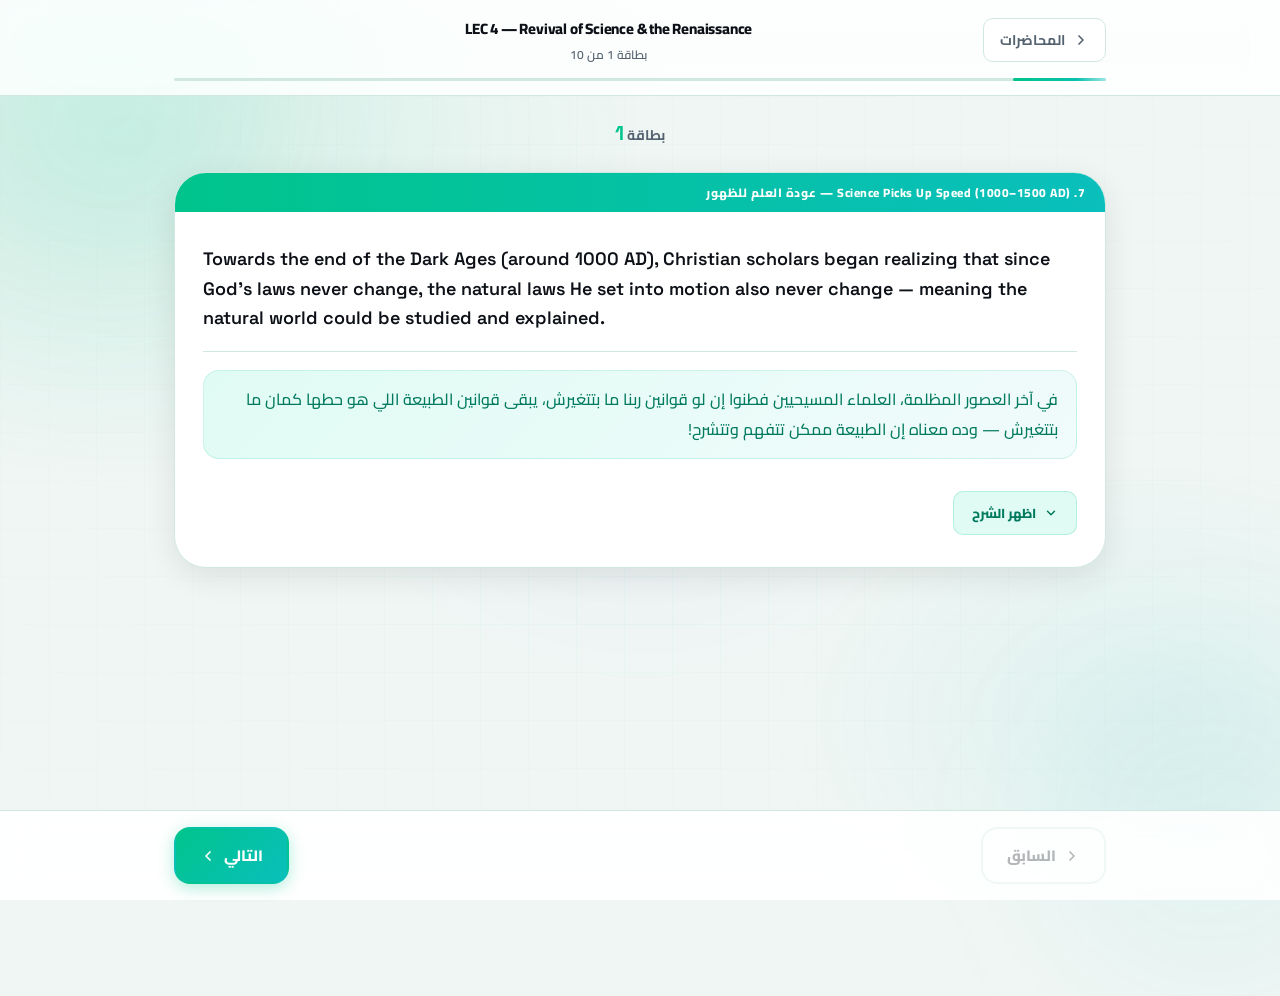
<file: lectures/subject-1/lec-4.html>
<!DOCTYPE html>
<html lang="ar" dir="rtl">

<head>
  <meta charset="UTF-8">
  <meta name="viewport" content="width=device-width, initial-scale=1.0">
  <title>LEC 4 — Revival of Science & the Renaissance | StudyVerse</title>
  <link rel="preconnect" href="https://fonts.googleapis.com">
  <link
    href="https://fonts.googleapis.com/css2?family=Cairo:wght@400;600;700;900&family=Space+Grotesk:wght@500;700&display=swap"
    rel="stylesheet">
  <link rel="stylesheet" href="../../css/main.css">
</head>

<body>

  <div class="bg-pattern"></div>
  <div class="orb orb-1"></div>
  <div class="orb orb-2"></div>

  <div class="cards-topbar">
    <div class="container">
      <div class="topbar-inner">
        <a href="index.html" class="back-btn" style="margin:0"><svg xmlns="http://www.w3.org/2000/svg" width="16"
            height="16" viewBox="0 0 24 24" fill="none" stroke="currentColor" stroke-width="2.5" stroke-linecap="round"
            stroke-linejoin="round">
            <path d="m9 18 6-6-6-6" />
          </svg> المحاضرات</a>
        <div style="text-align:center">
          <div class="topbar-title">LEC 4 — Revival of Science & the Renaissance</div>
          <div class="topbar-meta">بطاقة <span id="currentCard">1</span> من <span id="totalCards"></span></div>
        </div>
        <div style="min-width:60px"></div>
      </div>
      <div class="progress-bar-wrap">
        <div class="progress-bar-fill" id="progressFill" style="width:0%"></div>
      </div>
    </div>
  </div>

  <main class="cards-page">
    <div class="container">
      <div class="cards-viewport" id="cardsViewport" style="padding-top:24px">

        <!-- CARD 1 -->
        <div class="card-wrapper">
          <div class="card-counter">بطاقة <strong id="cardCounter">1</strong></div>
          <div class="study-card">
            <div class="card-section-label">7. Science Picks Up Speed (1000–1500 AD) — عودة العلم للظهور</div>
            <div class="card-content">
              <div class="card-eng">Towards the end of the Dark Ages (around 1000 AD), Christian scholars began
                realizing that since God's laws never change, the natural laws He set into motion also never change —
                meaning the natural world could be studied and explained.</div>
              <div class="card-ara">في آخر العصور المظلمة، العلماء المسيحيين فطنوا إن لو قوانين ربنا ما بتتغيرش، يبقى
                قوانين الطبيعة اللي هو حطها كمان ما بتتغيرش — وده معناه إن الطبيعة ممكن تتفهم وتتشرح!</div>
              <button class="explain-toggle" data-target="exp1"><svg xmlns="http://www.w3.org/2000/svg" width="14"
                  height="14" viewBox="0 0 24 24" fill="none" stroke="currentColor" stroke-width="2.5"
                  stroke-linecap="round" stroke-linejoin="round">
                  <polyline points="6 9 12 15 18 9" />
                </svg> اظهر الشرح</button>
              <div class="card-explain" id="exp1">
                ده كان تحول كبير جداً — قبل كده الناس كانت شايفة إن الطبيعة فوضى أو حاجة مش ممكن تتفهم. لما قالوا "ربنا
                نظّم الطبيعة بقوانين ثابتة"، ده فتح الباب إن العلماء يدوّروا على القوانين دي ويفهموا الكون.
              </div>
            </div>
          </div>
        </div>

        <!-- CARD 2 -->
        <div class="card-wrapper">
          <div class="study-card">
            <div class="card-section-label">7. Robert Grosseteste — أبو المنهج العلمي</div>
            <div class="card-content">
              <div class="card-eng">Robert Grosseteste (bishop in the early 1200s) is called the <strong>father of the
                  scientific method</strong>. He taught that science's purpose is to find the <em>reasons</em> behind
                facts — not just inventions. He proposed that a scientist should make observations, then form a
                tentative explanation for what was observed.</div>
              <div class="card-ara">جروستيست كان أسقف في الكنيسة الكاثوليكية في أوائل القرن الـ13. هو أول واحد قال إن
                العلم مش بس عشان نعمل اختراعات — هو عشان نفهم <em>ليه</em> الأشياء بتحصل. وعلّم إن العالم المفروض يراقب
                الظاهرة، وبعدين يفكر في تفسير مؤقت ليها.</div>
              <button class="explain-toggle" data-target="exp2"><svg xmlns="http://www.w3.org/2000/svg" width="14"
                  height="14" viewBox="0 0 24 24" fill="none" stroke="currentColor" stroke-width="2.5"
                  stroke-linecap="round" stroke-linejoin="round">
                  <polyline points="6 9 12 15 18 9" />
                </svg> اظهر الشرح</button>
              <div class="card-explain" id="exp2">
                التفسير المؤقت ده اللي إحنا بنسميه دلوقتي "الفرضية" (Hypothesis). يعني جروستيست في القرن الـ13 كان بيشرح
                نفس الخطوات اللي بنتعلمها في المنهج العلمي: لاحِظ → افرض → اختبر. عشان كده اتسمى أبو المنهج العلمي.
              </div>
            </div>
          </div>
        </div>

        <!-- CARD 3 -->
        <div class="card-wrapper">
          <div class="study-card">
            <div class="card-section-label">7. Roger Bacon & Dietrich Von Freiberg — تلاميذ المنهج العلمي</div>
            <div class="card-content">
              <div class="card-eng"><strong>Dietrich Von Freiberg</strong> built on Grosseteste's work and explained why
                rainbows appear in the sky. <strong>Roger Bacon</strong> strongly advocated the scientific method to
                fight superstition — he proved through experiments that goat's blood had no effect on diamonds,
                disproving conventional wisdom. He also predicted flying machines, explosives, submarines, and global
                travel.</div>
              <div class="card-ara">ديتريش فون فرايبرغ بنى على فكر جروستيست وفسّر ليه بيظهر قوس قزح. روجر بيكون كان أشد
                الناس دفاعاً عن المنهج العلمي — أثبت تجريبياً إن دم التيس ما بيأثرش على الماس خلافاً للمعتقدات الشائعة.
                وكمان تنبأ بالطيارات والغواصات والسفر حول العالم!</div>
              <button class="explain-toggle" data-target="exp3"><svg xmlns="http://www.w3.org/2000/svg" width="14"
                  height="14" viewBox="0 0 24 24" fill="none" stroke="currentColor" stroke-width="2.5"
                  stroke-linecap="round" stroke-linejoin="round">
                  <polyline points="6 9 12 15 18 9" />
                </svg> اظهر الشرح</button>
              <div class="card-explain" id="exp3">
                تخيل إنك في القرن الـ13 وتقول إن هيكون في طيارات وغواصات — الناس ضحكت عليه! لكن المؤرخين دلوقتي بيتعجبوا
                من بُعد نظره. ده بيثبت إن العلم الحقيقي القائم على الملاحظة والتجريب ممكن يوصل لنتائج مذهلة.
              </div>
            </div>
          </div>
        </div>

        <!-- CARD 4 -->
        <div class="card-wrapper">
          <div class="study-card">
            <div class="card-section-label">7. Bradwardine & Nicholas of Cusa — الحركة والكواكب</div>
            <div class="card-content">
              <div class="card-eng"><strong>Thomas Bradwardine</strong> applied mathematics to the study of motion,
                developing equations for speed and distance — proving most of Aristotle's ideas about motion were wrong.
                <strong>Nicholas of Cusa</strong> was the first to break from Ptolemy's geocentric view, correctly
                believing that the Earth spins while traveling around the sun.</div>
              <div class="card-ara">برادواردين طبّق الرياضيات على دراسة الحركة وأثبت إن أرسطو كان غلطان في معظم كلامه عن
                الحركة. نيكولاس أوف كيوزا كان أول واحد رفض نظرية بطليموس (إن الأرض في المركز)، وقال صح إن الأرض بتلف حول
                نفسها وبتدور حول الشمس.
              </div>
              <div class="compare-box">
                <div class="compare-label">Geocentric vs Heliocentric — مركز الكون</div>
                <p>
                  <strong>Geocentric (بطليموس):</strong> الأرض في مركز الكون، والشمس والكواكب بتدور حواليها.<br><br>
                  <strong>Heliocentric (نيكولاس → كوبرنيكوس):</strong> الشمس في المركز، والأرض والكواكب بتدور حوالين
                  الشمس.
                </p>
              </div>
            </div>
          </div>
        </div>

        <!-- CARD 5 -->
        <div class="card-wrapper">
          <div class="study-card">
            <div class="card-section-label">8. The Renaissance — العصر الذهبي للعلوم (1500–1660)</div>
            <div class="card-content">
              <div class="card-eng"><strong>Nicolaus Copernicus</strong> published a book placing the sun at the center
                of the universe (the <strong>heliocentric system</strong>, also called the Copernican system). He had
                completed the work 13 years before publishing it. The Roman Catholic church denounced his work and
                banned his book.</div>
              <div class="card-ara">كوبرنيكوس نشر كتاب حط فيه الشمس في مركز الكون — وسمّوا النظام ده الهيليوسنتريك أو
                النظام الكوبرنيكي. كان خلّص أبحاثه من 13 سنة قبل ما ينشرها! الكنيسة الكاثوليكية استنكرت شغله وحطت الكتاب
                على قائمة المحظورات.</div>
              <button class="explain-toggle" data-target="exp5"><svg xmlns="http://www.w3.org/2000/svg" width="14"
                  height="14" viewBox="0 0 24 24" fill="none" stroke="currentColor" stroke-width="2.5"
                  stroke-linecap="round" stroke-linejoin="round">
                  <polyline points="6 9 12 15 18 9" />
                </svg> اظهر الشرح</button>
              <div class="card-explain" id="exp5">
                كوبرنيكوس خاف من ردة فعل الكنيسة، عشان كده تأخر في النشر. "Helios" هو إله الشمس عند الإغريق — ومنه جاء
                اسم Heliocentric يعني "مركزه الشمس". لاحظ إن كوبرنيكوس جاء بعد نيكولاس أوف كيوزا اللي بدأ الفكرة، لكن
                كوبرنيكوس هو اللي قدّمها بشكل علمي كامل.
              </div>
            </div>
          </div>
        </div>

        <!-- CARD 6 -->
        <div class="card-wrapper">
          <div class="study-card">
            <div class="card-section-label">8. Andreas Vesalius — ثورة في الطب (1543)</div>
            <div class="card-content">
              <div class="card-eng"><strong>Andreas Vesalius</strong> (a doctor) published in 1543 the first book to
                illustrate all the internal details of the human body — organs, muscles, and skeleton — with incredibly
                accurate drawings. This revolutionized how medicine was taught.</div>
              <div class="card-ara">فيزاليوس كان دكتور نشر في نفس سنة كوبرنيكوس (1543) أول كتاب فيه رسومات دقيقة جداً
                لجوّه جسم الإنسان — الأعضاء والعضلات والهيكل العظمي. الكتاب ده غيّر تعليم الطب من أساسه.</div>
              <button class="explain-toggle" data-target="exp6"><svg xmlns="http://www.w3.org/2000/svg" width="14"
                  height="14" viewBox="0 0 24 24" fill="none" stroke="currentColor" stroke-width="2.5"
                  stroke-linecap="round" stroke-linejoin="round">
                  <polyline points="6 9 12 15 18 9" />
                </svg> اظهر الشرح</button>
              <div class="card-explain" id="exp6">
                قبل فيزاليوس، تعليم الطب كان بيعتمد على كتب قديمة فيها معلومات غلط كتير. لما عمل رسومات دقيقة من تشريح
                حقيقي، الأطباء لأول مرة عرفوا يشوفوا جسم الإنسان بشكل صح. سنة 1543 عملت ثورتين في نفس الوقت: واحدة في
                الفلك (كوبرنيكوس) وواحدة في الطب (فيزاليوس)!
              </div>
            </div>
          </div>
        </div>

        <!-- CARD 7 -->
        <div class="card-wrapper">
          <div class="study-card">
            <div class="card-section-label">8. Johannes Kepler — قوانين مدارات الكواكب</div>
            <div class="card-content">
              <div class="card-eng"><strong>Johannes Kepler</strong> made detailed observations of planetary orbits in
                the late 1500s and described them mathematically — his equations are known as <strong>Kepler's
                  Laws</strong>. He discovered that planets do not travel in circles but in <strong>ellipses</strong>
                (oval paths), and the sun is located at one of the two foci of the ellipse.</div>
              <div class="card-ara">كيبلر رصد الكواكب بدقة شديدة وعبّر عن مداراتها رياضياً — وده اتسمى قوانين كيبلر.
                اكتشف إن الكواكب مش بتدور في دوائر كاملة، لكن في <strong>قطع ناقص (Ellipse)</strong>، والشمس مش في
                المركز لكن في إحدى نقطتي البؤرة (focus).</div>
              <div class="compare-box">
                <div class="compare-label">Circle vs Ellipse — دايرة أم قطع ناقص؟</div>
                <p>
                  <strong>Circle (دايرة):</strong> نقطة مركز واحدة، وكل نقطة على المحيط على نفس المسافة منه.<br><br>
                  <strong>Ellipse (قطع ناقص):</strong> نقطتا بؤرة (foci)، ومجموع المسافتين من أي نقطة على الإليبس لكلا
                  البؤرتين ثابت دايماً.
                </p>
              </div>
            </div>
          </div>
        </div>

        <!-- CARD 8 -->
        <div class="card-wrapper">
          <div class="study-card">
            <div class="card-section-label">8. Galileo Galilei — التلسكوب وعداء الكنيسة</div>
            <div class="card-content">
              <div class="card-eng"><strong>Galileo Galilei</strong> used the telescope (1609) to compile evidence for
                the heliocentric system. He showed that planets don't shine on their own — they reflect sunlight. He
                confirmed Bradwardine's work on motion and exposed flaws in Aristotle's ideas. The Roman Catholic church
                tried him for heresy; as a devout Christian, he obeyed and stopped publicly promoting the heliocentric
                view.</div>
              <div class="card-ara">جاليليو استخدم التلسكوب سنة 1609 وجمّع أدلة قوية على إن الشمس في المركز. أثبت إن
                الكواكب مش بتضوي لوحدها — بس بتعكس ضوء الشمس. الكنيسة حاكمته على الهرطقة، وعشان كان متدين أوي، أطاع ووقف
                عن الترويج للنظرية.</div>
              <button class="explain-toggle" data-target="exp8"><svg xmlns="http://www.w3.org/2000/svg" width="14"
                  height="14" viewBox="0 0 24 24" fill="none" stroke="currentColor" stroke-width="2.5"
                  stroke-linecap="round" stroke-linejoin="round">
                  <polyline points="6 9 12 15 18 9" />
                </svg> اظهر الشرح</button>
              <div class="card-explain" id="exp8">
                حاجة مهمة: جاليليو مش هو اللي اخترع التلسكوب! اخترعه حد تاني واسمه اتضاع في التاريخ، وجاليليو سمع وصفه
                وعمل واحد زيه وادّعى إنه هو المخترع. بس اللي عمله بالتلسكوب ده هو اللي غيّر العلم. كمان جملة "بتعكس ضوء
                الشمس" دي حاجة مهمة جداً — بتفسر ليه الكواكب بتظهر زي نجوم في السما.
              </div>
            </div>
          </div>
        </div>

        <!-- CARD 9 -->
        <div class="card-wrapper">
          <div class="study-card">
            <div class="card-section-label">8. Blaise Pascal — الضغط الجوي وقانون باسكال</div>
            <div class="card-content">
              <div class="card-eng"><strong>Blaise Pascal</strong> (mid-1600s) was a philosopher, mathematician, and
                scientist. In mathematics, he advanced geometry and algebra. In science, he proved that air exerts
                pressure on everything (<strong>atmospheric pressure</strong>) and demonstrated <strong>Pascal's
                  Law</strong> about fluids — which later enabled the development of hydraulic lifts.</div>
              <div class="card-ara">باسكال عاش في منتصف القرن الـ17. في الرياضيات طوّر الجبر والهندسة. في العلوم أثبت إن
                الهواء بيضغط على كل حاجة — وده اللي إحنا بنسميه الضغط الجوي. وأثبت قانون باسكال في الموائع — اللي على
                أساسه اتعملت الروافع الهيدروليكية زي اللي بيرفع بيها الميكانيكي العربيات.</div>
              <button class="explain-toggle" data-target="exp9"><svg xmlns="http://www.w3.org/2000/svg" width="14"
                  height="14" viewBox="0 0 24 24" fill="none" stroke="currentColor" stroke-width="2.5"
                  stroke-linecap="round" stroke-linejoin="round">
                  <polyline points="6 9 12 15 18 9" />
                </svg> اظهر الشرح</button>
              <div class="card-explain" id="exp9">
                قانون باسكال بيقول إن الضغط اللي بيتطبق على سائل محبوس بينتشر بالتساوي في كل الاتجاهات. ده المبدأ اللي
                بيشتغل عليه الفرامل الهيدروليكية في عربيتك، والجاكات اللي بيرفع بيها الميكانيكي العربيات. يعني باسكال من
                القرن الـ17 فيزياؤه شغّالة في ورشة الميكانيكي دلوقتي!
              </div>
            </div>
          </div>
        </div>

        <!-- CARD 10 -->
        <div class="card-wrapper">
          <div class="study-card">
            <div class="card-section-label">7–8. مراجعة شاملة — العلماء وإسهاماتهم</div>
            <div class="card-content">
              <div class="card-eng">Summary of key scientists from both sections and their main contributions to the
                history of science.</div>
              <div class="card-ara">مراجعة سريعة لأهم العلماء في المحاضرة دي.</div>
              <div class="compare-box">
                <div class="compare-label">العالم ← إسهامه الأساسي</div>
                <p>
                  <strong>Grosseteste:</strong> أبو المنهج العلمي — لاحِظ ثم افرض تفسيراً.<br><br>
                  <strong>Roger Bacon:</strong> دافع عن العلم ضد الخرافة — تنبأ بالطيارات والغواصات.<br><br>
                  <strong>Bradwardine:</strong> رياضيات الحركة — ردّ على أرسطو.<br><br>
                  <strong>Nicholas of Cusa:</strong> أول من رفض الجيوسنتريك وقال الأرض تدور حول الشمس.<br><br>
                  <strong>Copernicus:</strong> نظام هيليوسنتريك كامل ومكتوب.<br><br>
                  <strong>Vesalius:</strong> أول أطلس تشريحي دقيق لجسم الإنسان.<br><br>
                  <strong>Kepler:</strong> قوانين المدارات الإليبتيكية للكواكب.<br><br>
                  <strong>Galileo:</strong> تلسكوب + أدلة على الهيليوسنتريك + الكواكب تعكس الضوء.<br><br>
                  <strong>Pascal:</strong> الضغط الجوي + قانون باسكال في الموائع.
                </p>
              </div>
            </div>
          </div>
        </div>

      </div><!-- end cardsViewport -->

      <div class="completion-screen" id="completionScreen">
        <div class="completion-icon"><svg xmlns="http://www.w3.org/2000/svg" width="44" height="44" viewBox="0 0 24 24"
            fill="none" stroke="currentColor" stroke-width="2.5" stroke-linecap="round" stroke-linejoin="round">
            <path d="M22 11.08V12a10 10 0 1 1-5.93-9.14" />
            <polyline points="22 4 12 14.01 9 11.01" />
          </svg></div>
        <h2 class="completion-title">خلصت المحاضرة!</h2>
        <p class="completion-sub">عظيم — راجعت كل البطاقات.<br>جاهز للمحاضرة الجاية؟</p>
        <div class="completion-actions">
          <a href="https://gemini.google.com/share/97a0b18a4161" target="_blank" class="questions-btn">
            <svg xmlns="http://www.w3.org/2000/svg" width="18" height="18" viewBox="0 0 24 24" fill="none"
              stroke="currentColor" stroke-width="2" stroke-linecap="round" stroke-linejoin="round">
              <circle cx="12" cy="12" r="10" />
              <path d="M9.09 9a3 3 0 0 1 5.83 1c0 2-3 3-3 3" />
              <path d="M12 17h.01" />
            </svg> أسئلة المحاضرة
          </a>
          <a href="lec-5.html" class="pdf-btn">
            <svg xmlns="http://www.w3.org/2000/svg" width="18" height="18" viewBox="0 0 24 24" fill="none"
              stroke="currentColor" stroke-width="2.5" stroke-linecap="round" stroke-linejoin="round">
              <path d="m15 18-6-6 6-6" />
            </svg> المحاضرة التالية
          </a>
        </div>
      </div>

    </div>
  </main>

  <div class="cards-nav">
    <div class="container">
      <button class="nav-btn" id="btnPrev" disabled><svg xmlns="http://www.w3.org/2000/svg" width="16" height="16"
          viewBox="0 0 24 24" fill="none" stroke="currentColor" stroke-width="2.5" stroke-linecap="round"
          stroke-linejoin="round">
          <path d="m9 18 6-6-6-6" />
        </svg> <span>السابق</span></button>
      <div class="nav-center">
        <span id="currentCard2"></span> <span id="totalCards2"></span>
      </div>
      <button class="nav-btn primary" id="btnNext"><span>التالي</span> <svg xmlns="http://www.w3.org/2000/svg"
          width="16" height="16" viewBox="0 0 24 24" fill="none" stroke="currentColor" stroke-width="2.5"
          stroke-linecap="round" stroke-linejoin="round">
          <path d="m15 18-6-6 6-6" />
        </svg></button>
    </div>
  </div>
 
  <script src="../../js/cards.js"></script>
</body>

</html>
</file>
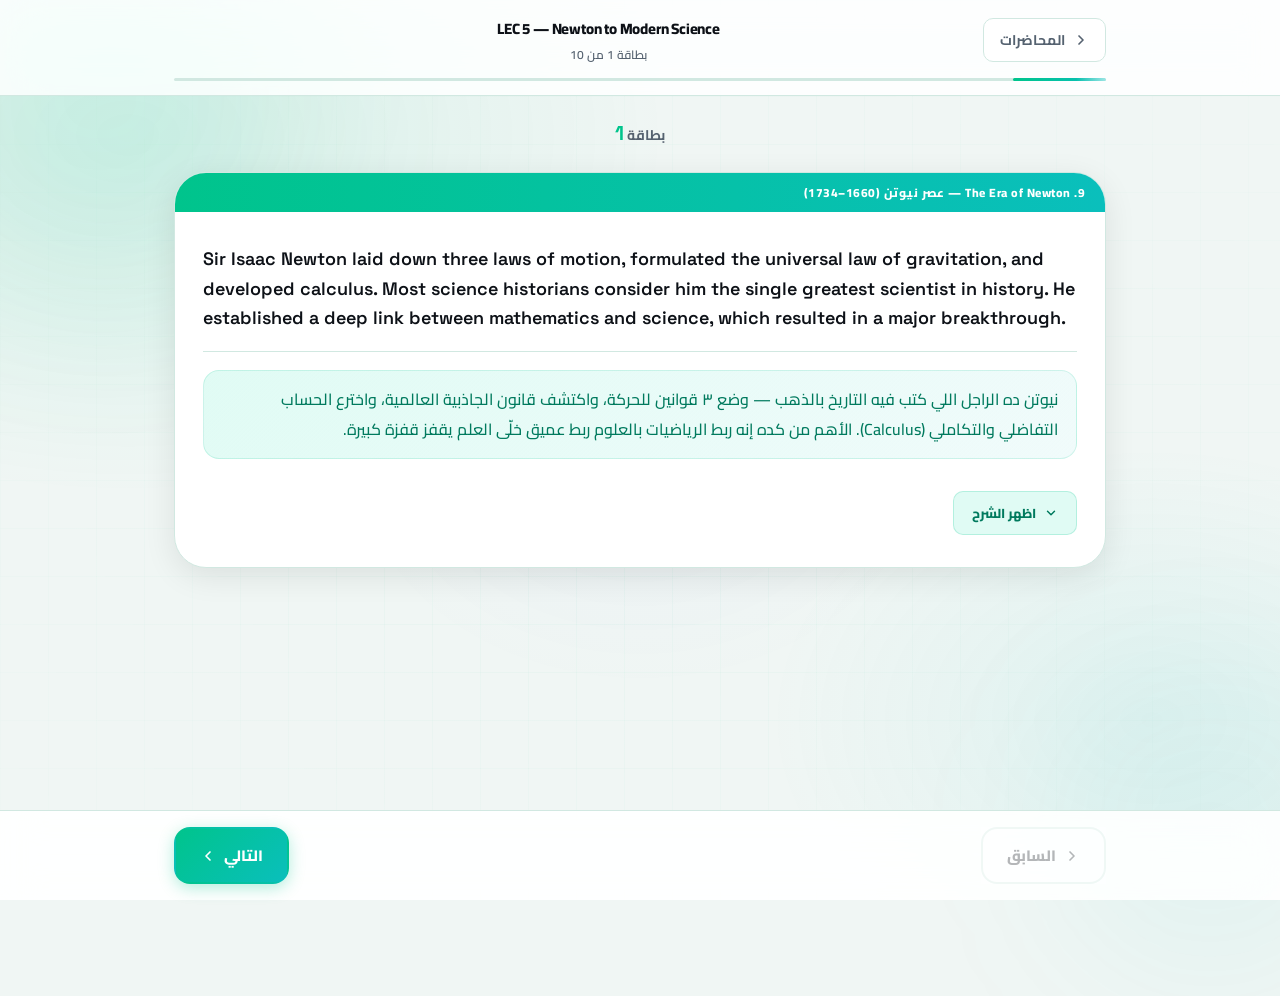
<file: lectures/subject-1/lec-5.html>
<!DOCTYPE html>
<html lang="ar" dir="rtl">

<head>
  <meta charset="UTF-8">
  <meta name="viewport" content="width=device-width, initial-scale=1.0">
  <title>LEC 5 — Newton to Modern Science | StudyVerse</title>
  <link rel="preconnect" href="https://fonts.googleapis.com">
  <link
    href="https://fonts.googleapis.com/css2?family=Cairo:wght@400;600;700;900&family=Space+Grotesk:wght@500;700&display=swap"
    rel="stylesheet">
  <link rel="stylesheet" href="../../css/main.css">
</head>

<body>

  <div class="bg-pattern"></div>
  <div class="orb orb-1"></div>
  <div class="orb orb-2"></div>

  <div class="cards-topbar">
    <div class="container">
      <div class="topbar-inner">
        <a href="index.html" class="back-btn" style="margin:0"><svg xmlns="http://www.w3.org/2000/svg" width="16"
            height="16" viewBox="0 0 24 24" fill="none" stroke="currentColor" stroke-width="2.5" stroke-linecap="round"
            stroke-linejoin="round">
            <path d="m9 18 6-6-6-6" />
          </svg> المحاضرات</a>
        <div style="text-align:center">
          <div class="topbar-title">LEC 5 — Newton to Modern Science</div>
          <div class="topbar-meta">بطاقة <span id="currentCard">1</span> من <span id="totalCards"></span></div>
        </div>
        <div style="min-width:60px"></div>
      </div>
      <div class="progress-bar-wrap">
        <div class="progress-bar-fill" id="progressFill" style="width:0%"></div>
      </div>
    </div>
  </div>

  <main class="cards-page">
    <div class="container">
      <div class="cards-viewport" id="cardsViewport" style="padding-top:24px">

        <!-- CARD 1 -->
        <div class="card-wrapper">
          <div class="card-counter">بطاقة <strong id="cardCounter">1</strong></div>
          <div class="study-card">
            <div class="card-section-label">9. The Era of Newton — عصر نيوتن (1660–1734)</div>
            <div class="card-content">
              <div class="card-eng">Sir Isaac Newton laid down three laws of motion, formulated the universal law of
                gravitation, and developed calculus. Most science historians consider him the single greatest scientist
                in history. He established a deep link between mathematics and science, which resulted in a major
                breakthrough.</div>
              <div class="card-ara">نيوتن ده الراجل اللي كتب فيه التاريخ بالذهب — وضع ٣ قوانين للحركة، واكتشف قانون
                الجاذبية العالمية، واخترع الحساب التفاضلي والتكاملي (Calculus). الأهم من كده إنه ربط الرياضيات بالعلوم
                ربط عميق خلّى العلم يقفز قفزة كبيرة.</div>
              <button class="explain-toggle" data-target="exp1"><svg xmlns="http://www.w3.org/2000/svg" width="14"
                  height="14" viewBox="0 0 24 24" fill="none" stroke="currentColor" stroke-width="2.5"
                  stroke-linecap="round" stroke-linejoin="round">
                  <polyline points="6 9 12 15 18 9" />
                </svg> اظهر الشرح</button>
              <div class="card-explain" id="exp1">
                تخيّل إن قبل نيوتن الناس كانت شايفة التفاحة بتوقع والقمر بيدور وما ربطتش بينهم. نيوتن جه وقال: "هو نفس
                الشيء — الجاذبية!" ده مش بس اكتشاف، ده طريقة تفكير جديدة خالص. الـ Principia اللي كتبه كان فيها ٣ أجزاء:
                الأول للحركة، التاني للسوائل، التالت للجاذبية.
              </div>
            </div>
          </div>
        </div>

        <!-- CARD 2 -->
        <div class="card-wrapper">
          <div class="study-card">
            <div class="card-section-label">9. The Principia — كتاب الـ Principia</div>
            <div class="card-content">
              <div class="card-eng">Newton wrote most of his revolutionary work in a three-volume set called the
                <em>Principia</em>. Volume 1: three laws of motion. Volume 2: motion of fluids (built on Pascal's work).
                Volume 3: universal law of gravitation — proving gravity causes both falling objects AND planetary
                orbits.</div>
              <div class="card-ara">الـ Principia كتاب من ٣ أجزاء: الأول قوانين الحركة، التاني حركة السوائل، التالت
                قانون الجاذبية. الجزء التالت أثبت إن نفس الجاذبية اللي بتخلي الأشياء توقع هي اللي بتخلي الكواكب تتحرك في
                مداراتها حوالين الشمس.</div>
              <div class="compare-box">
                <div class="compare-label">محتوى الـ Principia — الأجزاء الثلاثة</div>
                <p>
                  <strong>الجزء الأول:</strong> قوانين الحركة الثلاثة (Laws of Motion)<br><br>
                  <strong>الجزء الثاني:</strong> حركة السوائل — بنى على أعمال باسكال<br><br>
                  <strong>الجزء الثالث:</strong> قانون الجاذبية الكونية — وأثبت إن الجاذبية سبب الوقوع والمدارات معاً
                </p>
              </div>
            </div>
          </div>
        </div>

        <!-- CARD 3 -->
        <div class="card-wrapper">
          <div class="study-card">
            <div class="card-section-label">9. Boyle & Leeuwenhoek — معاصرو نيوتن</div>
            <div class="card-content">
              <div class="card-eng">Robert Boyle, the founder of modern chemistry, was Newton's contemporary. He
                experimented with gases and formulated Boyle's Law (P₁V₁ = P₂V₂). Antoni van Leeuwenhoek revolutionized
                biology by building the first microscope, discovering microscopic life forms including bacteria.</div>
              <div class="card-ara">في نفس وقت نيوتن فيه اتنين مهمين: بويل — أبو الكيمياء الحديثة، اشتغل على الغازات
                وعمل قانون بويل. ولينهوك — الراجل اللي بنى أول ميكروسكوب في التاريخ وشاف عالم كامل ما كانش حد شايفه —
                البكتيريا وكائنات مجهرية.</div>
              <div class="compare-box">
                <div class="compare-label">بويل vs لينهوك — مجالان مختلفان</div>
                <p>
                  <strong>Robert Boyle:</strong> الكيمياء — قوانين الغازات (P₁V₁ = P₂V₂) — أبو الكيمياء الحديثة<br><br>
                  <strong>Leeuwenhoek:</strong> البيولوجيا — أول ميكروسكوب — اكتشاف البكتيريا والكائنات المجهرية
                </p>
              </div>
            </div>
          </div>
        </div>

        <!-- CARD 4 -->
        <div class="card-wrapper">
          <div class="study-card">
            <div class="card-section-label">10. The Enlightenment — عصر التنوير (1735–1819)</div>
            <div class="card-content">
              <div class="card-eng">Carolus Linnaeus (1735) published a book classifying all known living creatures. His
                classification scheme is still used today, and we still name organisms scientifically according to his
                rules. Antoine-Laurent Lavoisier, the "Father of Chemistry," was the first to analyze chemical reactions
                systematically and discovered the Law of Mass Conservation.</div>
              <div class="card-ara">عصر التنوير بدأ بـ لينيوس اللي صنّف كل الكائنات الحية في كتاب — ولحد دلوقتي إحنا لسه
                بنستخدم نظامه في التسمية العلمية. وجنبه لافوازييه — أبو الكيمياء — أول واحد درس التفاعلات الكيميائية
                بطريقة منهجية، واكتشف إن المادة مش بتتخلق ومش بتتلاشى.</div>
              <button class="explain-toggle" data-target="exp4"><svg xmlns="http://www.w3.org/2000/svg" width="14"
                  height="14" viewBox="0 0 24 24" fill="none" stroke="currentColor" stroke-width="2.5"
                  stroke-linecap="round" stroke-linejoin="round">
                  <polyline points="6 9 12 15 18 9" />
                </svg> اظهر الشرح</button>
              <div class="card-explain" id="exp4">
                لافوازييه اكتشف كمان ظاهرة الاحتراق (Combustion) — يعني شرح ليه الحاجات بتتحرق. قانون حفظ الكتلة بتاعه
                بيقول: مجموع المواد قبل التفاعل = مجموع المواد بعده — المادة بس بتغيّر شكلها. الاتنين — لينيوس
                ولافوازييه — مسيحيون متدينون رغم إن الناس بتوصف العصر ده بإنه بدأ الابتعاد عن النظرة الدينية.
              </div>
            </div>
          </div>
        </div>

        <!-- CARD 5 -->
        <div class="card-wrapper">
          <div class="study-card">
            <div class="card-section-label">11. Darwin & Evolution — داروين ونظرية التطور (1859)</div>
            <div class="card-content">
              <div class="card-eng">Charles Darwin published <em>On The Origin of Species</em> in 1859, proposing the
                theory of evolution. He argued that all species share common ancestors and change through natural
                selection — without reference to God. He correctly disproved the "immutability of species" (ثبات
                الأنواع), showing organisms change over time.</div>
              <div class="card-ara">داروين نشر كتابه "أصل الأنواع" سنة ١٨٥٩ وكان نار في المجتمع العلمي. قال إن الكائنات
                بتتطور عن طريق الانتقاء الطبيعي (Natural Selection) ومش بيذكر ربنا خالص. الحاجة الصح اللي قالها:
                الكائنات بتتغير مع الوقت — وده ردّ على فكرة "ثبات الأنواع" اللي كانت سايدة.</div>
              <button class="explain-toggle" data-target="exp5"><svg xmlns="http://www.w3.org/2000/svg" width="14"
                  height="14" viewBox="0 0 24 24" fill="none" stroke="currentColor" stroke-width="2.5"
                  stroke-linecap="round" stroke-linejoin="round">
                  <polyline points="6 9 12 15 18 9" />
                </svg> اظهر الشرح</button>
              <div class="card-explain" id="exp5">
                فكرة "ثبات الأنواع" كانت بتقول إن كل الكلاب اللي موجودة دلوقتي — الدوبرمان والسان برنار والشيواوا — كانت
                موجودة كده دايماً ومش بتتغير. داروين بيّن إن دول كلهم جم من سلف واحد أصلي عن طريق الانتقاء الطبيعي. ده
                الجزء اللي أثبته فعلاً حتى لو في أجزاء تانية في نظريته فيها خلاف.
              </div>
            </div>
          </div>
        </div>

        <!-- CARD 6 -->
        <div class="card-wrapper">
          <div class="study-card">
            <div class="card-section-label">11. Pasteur, Lyell & Mendel — علماء القرن التاسع عشر</div>
            <div class="card-content">
              <div class="card-eng">Louis Pasteur destroyed the idea of spontaneous generation, developed pasteurization
                (originally for wine, now for milk), and laid foundations for modern vaccines. Sir Charles Lyell
                proposed Earth took millions of years to form. Gregor Mendel founded modern genetics by studying how
                traits pass from parents to offspring.</div>
              <div class="card-ara">باستير: دمّر فكرة التولد التلقائي، اخترع البسترة (الأصل عشان النبيذ، دلوقتي للبن)،
                وأسّس علم اللقاحات. ليل: قال إن الأرض اتكوّنت على ملايين السنين. ومندل: أبو علم الوراثة الحديث — درس
                إزاي الصفات بتنتقل من الأهل للأطفال.</div>
              <div class="compare-box">
                <div class="compare-label">ثلاثة علماء — ثلاثة مجالات مختلفة</div>
                <p>
                  <strong>Pasteur:</strong> ميكروبيولوجيا — بسترة + لقاحات + رد على التولد التلقائي<br><br>
                  <strong>Lyell:</strong> جيولوجيا — عمر الأرض ملايين السنين<br><br>
                  <strong>Mendel:</strong> وراثة — كيف الصفات بتتوارث من جيل للجيل
                </p>
              </div>
            </div>
          </div>
        </div>

        <!-- CARD 7 -->
        <div class="card-wrapper">
          <div class="study-card">
            <div class="card-section-label">11. Faraday & Maxwell — الكهرومغناطيسية</div>
            <div class="card-content">
              <div class="card-eng">Michael Faraday, "the electrical giant," pioneered our understanding of electricity.
                He believed electricity and magnetism were results of one single process. James Clerk Maxwell, "the
                founder of modern physics" (ranked with Newton), proved Faraday right by developing mathematical
                formulas showing both are aspects of electromagnetism.</div>
              <div class="card-ara">فاراداي — "عملاق الكهرباء" — آمن بإن الكهرباء والمغناطيسية شيء واحد في الجوهر.
                ماكسويل جه بعده وأثبت ده بالمعادلات الرياضية وأسمى الظاهرة Electromagnetism. ماكسويل اتصنّف في مستوى
                نيوتن لأهميته في الفيزياء الحديثة.</div>
              <button class="explain-toggle" data-target="exp7"><svg xmlns="http://www.w3.org/2000/svg" width="14"
                  height="14" viewBox="0 0 24 24" fill="none" stroke="currentColor" stroke-width="2.5"
                  stroke-linecap="round" stroke-linejoin="round">
                  <polyline points="6 9 12 15 18 9" />
                </svg> اظهر الشرح</button>
              <div class="card-explain" id="exp7">
                الفكرة بسيطة: قبل كده الكهرباء في الأسلاك والمغناطيس اللي بيلصق في التلاجة كانوا شيئين مختلفين خالص.
                فاراداي حدس إنهم في الحقيقة وجهان لعملة واحدة — لكن ماكانش عنده إثبات. ماكسويل جه وعمل المعادلات اللي
                أثبتت كده. فاراداي بالمناسبة كان مسيحي متدين جداً وما كانش بيخجل من إيمانه.
              </div>
            </div>
          </div>
        </div>

        <!-- CARD 8 -->
        <div class="card-wrapper">
          <div class="study-card">
            <div class="card-section-label">11. James Joule — القانون الأول للديناميكا الحرارية</div>
            <div class="card-content">
              <div class="card-eng">James Joule, building on Lavoisier's work, determined that energy — like matter —
                cannot be created or destroyed; it can only change forms. This is the First Law of Thermodynamics: the
                guiding principle in the study of energy. (E₂ − E₁ = Q − W)</div>
              <div class="card-ara">جول بنى على اكتشاف لافوازييه عن حفظ المادة، وقال: الطاقة كمان زيها — مش بتتخلق ومش
                بتتلاشى، بس بتغيّر شكلها. ده القانون الأول للديناميكا الحرارية — المبدأ الأساسي في دراسة الطاقة كلها.
              </div>
              <div class="compare-box">
                <div class="compare-label">حفظ المادة vs حفظ الطاقة — قانونان متشابهان</div>
                <p>
                  <strong>Lavoisier — حفظ المادة:</strong> المادة مش بتتخلق ولا بتتلاشى — بس بتغيّر أشكال (Law of Mass
                  Conservation)<br><br>
                  <strong>Joule — حفظ الطاقة:</strong> الطاقة مش بتتخلق ولا بتتلاشى — بس بتغيّر أشكال (First Law of
                  Thermodynamics)
                </p>
              </div>
            </div>
          </div>
        </div>

        <!-- CARD 9 -->
        <div class="card-wrapper">
          <div class="study-card">
            <div class="card-section-label">12. Modern Science — العلم الحديث (1900–الحاضر): Planck & Quantum</div>
            <div class="card-content">
              <div class="card-eng">In 1900, Max Planck proposed that energy exists in tiny discrete packets called
                "quanta" — just as matter exists in atoms. Energy cannot be given in arbitrary amounts; only whole
                packets. This revolutionary idea eventually formed quantum mechanics. Einstein used quanta to explain
                the photoelectric effect. Niels Bohr's atomic model further confirmed the theory.</div>
              <div class="card-ara">سنة ١٩٠٠ بلانك قلب العلم رأساً على عقب — قال إن الطاقة مش سايحة لكن بتيجي في وحدات
                صغيرة اسمها "كوانتا". زي المادة اللي بتيجي في ذرات، الطاقة بتيجي في باكيتات. مش تقدر تدي حاجة ١.٥ باكيت
                — إما ١ أو ٢. آينشتاين استخدم الفكرة دي يفسّر الـ Photoelectric Effect. وبور بنى نموذجه للذرة عليها.
              </div>
              <button class="explain-toggle" data-target="exp9"><svg xmlns="http://www.w3.org/2000/svg" width="14"
                  height="14" viewBox="0 0 24 24" fill="none" stroke="currentColor" stroke-width="2.5"
                  stroke-linecap="round" stroke-linejoin="round">
                  <polyline points="6 9 12 15 18 9" />
                </svg> اظهر الشرح</button>
              <div class="card-explain" id="exp9">
                المشكلة إن العلماء ماكانوش عايزين يصدقوا بلانك لأن قوانين نيوتن كانت ناجحة جداً لفترة طويلة. لكن مع
                الوقت الأدلة اتراكمت — آينشتاين، وبعدين بور بنموذجه للذرة — وفي الآخر الـ Quantum Mechanics بقت هي
                المبدأ الجديد اللي بيحكم العلم. الـ Bohr Model ده اللي بتتعلمه في الثانوي عن الإلكترونات والمستويات
                الطاقية.
              </div>
            </div>
          </div>
        </div>

        <!-- CARD 10 -->
        <div class="card-wrapper">
          <div class="study-card">
            <div class="card-section-label">12. Einstein & Relativity — آينشتاين ونظرية النسبية</div>
            <div class="card-content">
              <div class="card-eng">Einstein developed the Special Theory of Relativity (E=mc²: matter is another form
                of energy) and the General Theory of Relativity (explaining gravity). Newton's Laws are still valid for
                large objects but are an approximation of quantum mechanics — for tiny objects (atoms), quantum
                mechanics must be used. Quantum mechanics and relativity are the twin guiding principles of modern
                science.</div>
              <div class="card-ara">آينشتاين جه بنظريتين: النسبية الخاصة اللي أعطتنا E=mc² (المادة والطاقة وجهان لشيء
                واحد)، والنسبية العامة اللي فسّرت الجاذبية. قوانين نيوتن لسه صح للأجسام الكبيرة — بس هي مجرد تقريب للـ
                Quantum Mechanics. للأجسام الصغيرة زي الذرات، لازم تستخدم ميكانيكا الكم.</div>
              <div class="compare-box">
                <div class="compare-label">قوانين نيوتن vs ميكانيكا الكم — متى تستخدم أيهما؟</div>
                <p>
                  <strong>Newton's Laws:</strong> للأجسام الكبيرة اللي تقدر تشوفها — صح وكافي ومعادلاته لسه
                  دقيقة<br><br>
                  <strong>Quantum Mechanics:</strong> للأجسام الصغيرة جداً زي الذرات والإلكترونات — هي الأصح على مستوى
                  أعمق
                </p>
              </div>
            </div>
          </div>
        </div>

      </div><!-- end cardsViewport -->

      <div class="completion-screen" id="completionScreen">
        <div class="completion-icon"><svg xmlns="http://www.w3.org/2000/svg" width="44" height="44" viewBox="0 0 24 24"
            fill="none" stroke="currentColor" stroke-width="2.5" stroke-linecap="round" stroke-linejoin="round">
            <path d="M22 11.08V12a10 10 0 1 1-5.93-9.14" />
            <polyline points="22 4 12 14.01 9 11.01" />
          </svg></div>
        <h2 class="completion-title">خلصت المحاضرة!</h2>
        <p class="completion-sub">عظيم — راجعت كل البطاقات.<br>جاهز للمحاضرة الجاية؟</p>
        <div class="completion-actions">
          <a href="https://gemini.google.com/share/b6a374542d7f" target="_blank" class="questions-btn">
            <svg xmlns="http://www.w3.org/2000/svg" width="18" height="18" viewBox="0 0 24 24" fill="none"
              stroke="currentColor" stroke-width="2" stroke-linecap="round" stroke-linejoin="round">
              <circle cx="12" cy="12" r="10" />
              <path d="M9.09 9a3 3 0 0 1 5.83 1c0 2-3 3-3 3" />
              <path d="M12 17h.01" />
            </svg> أسئلة المحاضرة
          </a>
          <div class="pdf-btn" style="cursor:default; opacity:0.85;">
             دي آخر محاضرة — خلصت المنهج كله!
          </div>
        </div>
      </div>

    </div>
  </main>

  <div class="cards-nav">
    <div class="container">
      <button class="nav-btn" id="btnPrev" disabled><svg xmlns="http://www.w3.org/2000/svg" width="16" height="16"
          viewBox="0 0 24 24" fill="none" stroke="currentColor" stroke-width="2.5" stroke-linecap="round"
          stroke-linejoin="round">
          <path d="m9 18 6-6-6-6" />
        </svg> <span>السابق</span></button>
      <div class="nav-center">
        <span id="currentCard2"></span> <span id="totalCards2"></span>
      </div>
      <button class="nav-btn primary" id="btnNext"><span>التالي</span> <svg xmlns="http://www.w3.org/2000/svg"
          width="16" height="16" viewBox="0 0 24 24" fill="none" stroke="currentColor" stroke-width="2.5"
          stroke-linecap="round" stroke-linejoin="round">
          <path d="m15 18-6-6 6-6" />
        </svg></button>
    </div>
  </div>

  <script src="../../js/cards.js"></script>
</body>

</html>
</file>
<file: css/main.css>
/* =============================================
   StudyVerse — Upgraded Stylesheet
   Premium 3D + Animation + Lucide Icons
   ============================================= */

@import url('https://fonts.googleapis.com/css2?family=Cairo:wght@400;600;700;900&family=Space+Grotesk:wght@500;700&display=swap');

:root {
  --green:        #00C48C;
  --green-dark:   #007A5E;
  --green-glow:   rgba(0,196,140,0.25);
  --green-light:  #E0FBF4;
  --green-mid:    #7FE5CC;
  --teal:         #0ABFBC;
  --gold:         #F4A827;
  --indigo:       #6366F1;

  --text:         #0D1117;
  --text-muted:   #556270;
  --text-light:   #9ca3af;
  --bg:           #F0F6F4;
  --bg-2:         #E8F2EE;
  --white:        #ffffff;
  --border:       rgba(0,196,140,0.15);
  --border-hard:  #D1E8E1;

  --radius-sm:    10px;
  --radius-md:    16px;
  --radius-lg:    24px;
  --radius-xl:    32px;

  --shadow-sm:    0 2px 8px rgba(0,0,0,0.06);
  --shadow-md:    0 8px 32px rgba(0,0,0,0.09);
  --shadow-lg:    0 20px 60px rgba(0,0,0,0.13);
  --shadow-glow:  0 0 40px rgba(0,196,140,0.18);

  --font:         'Cairo', sans-serif;
  --font-en:      'Space Grotesk', sans-serif;
  --ease:         cubic-bezier(0.4,0,0.2,1);
  --ease-spring:  cubic-bezier(0.34,1.56,0.64,1);
  --transition:   all 0.3s var(--ease);
}

/* ---- Reset ---- */
*, *::before, *::after { box-sizing: border-box; margin: 0; padding: 0; }
html { scroll-behavior: smooth; }
body {
  font-family: var(--font);
  background: var(--bg);
  color: var(--text);
  direction: rtl;
  min-height: 100vh;
  overflow-x: hidden;
}
a { text-decoration: none; color: inherit; }
img { max-width: 100%; display: block; }

/* =============================================
   BACKGROUND — Animated mesh + grid
   ============================================= */
.bg-pattern {
  position: fixed;
  inset: 0;
  z-index: 0;
  overflow: hidden;
  pointer-events: none;
}
.bg-pattern::before {
  content: '';
  position: absolute;
  inset: 0;
  background:
    radial-gradient(ellipse 900px 600px at 10% 15%, rgba(0,196,140,0.10) 0%, transparent 60%),
    radial-gradient(ellipse 700px 500px at 90% 80%, rgba(10,191,188,0.07) 0%, transparent 55%),
    radial-gradient(ellipse 500px 400px at 50% 50%, rgba(99,102,241,0.04) 0%, transparent 60%);
  animation: bgPulse 10s ease-in-out infinite alternate;
}
.bg-pattern::after {
  content: '';
  position: absolute;
  inset: 0;
  background-image:
    linear-gradient(rgba(0,196,140,0.04) 1px, transparent 1px),
    linear-gradient(90deg, rgba(0,196,140,0.04) 1px, transparent 1px);
  background-size: 48px 48px;
  mask-image: radial-gradient(ellipse 80% 80% at 50% 50%, black, transparent);
}
@keyframes bgPulse {
  0%  { opacity: 0.7; transform: scale(1); }
  100%{ opacity: 1;   transform: scale(1.04); }
}

/* ---- Floating orbs ---- */
.orb {
  position: fixed;
  border-radius: 50%;
  filter: blur(80px);
  pointer-events: none;
  z-index: 0;
  animation: orbFloat linear infinite;
}
.orb-1 { width: 400px; height: 400px; background: rgba(0,196,140,0.08); top: -100px; left: -100px; animation-duration: 22s; }
.orb-2 { width: 300px; height: 300px; background: rgba(10,191,188,0.06); bottom: -80px; right: -80px; animation-duration: 18s; animation-direction: reverse; }
.orb-3 { width: 200px; height: 200px; background: rgba(99,102,241,0.05); top: 40%; right: 10%; animation-duration: 28s; }
@keyframes orbFloat {
  0%   { transform: translate(0,0) rotate(0deg); }
  33%  { transform: translate(30px,-20px) rotate(120deg); }
  66%  { transform: translate(-20px,15px) rotate(240deg); }
  100% { transform: translate(0,0) rotate(360deg); }
}

/* ---- Container ---- */
.container {
  width: 100%;
  max-width: 980px;
  margin: 0 auto;
  padding: 0 24px;
  position: relative;
  z-index: 1;
}

/* =============================================
   HEADER
   ============================================= */
.site-header {
  padding: 16px 0;
  background: rgba(255,255,255,0.72);
  backdrop-filter: blur(20px) saturate(180%);
  -webkit-backdrop-filter: blur(20px) saturate(180%);
  border-bottom: 1px solid rgba(0,196,140,0.12);
  position: sticky;
  top: 0;
  z-index: 100;
  box-shadow: 0 1px 0 rgba(0,196,140,0.08), 0 4px 20px rgba(0,0,0,0.04);
}
.site-header .container {
  display: flex;
  align-items: center;
  justify-content: space-between;
}
.logo { display: flex; align-items: center; gap: 12px; }
.logo-icon {
  width: 40px; height: 40px;
  background: linear-gradient(135deg, var(--green) 0%, var(--teal) 100%);
  border-radius: 12px;
  display: flex; align-items: center; justify-content: center;
  color: white;
  font-family: var(--font-en);
  font-size: 17px; font-weight: 700;
  box-shadow: 0 4px 16px rgba(0,196,140,0.35), inset 0 1px 0 rgba(255,255,255,0.2);
  position: relative;
  overflow: hidden;
}
.logo-icon::after {
  content: '';
  position: absolute;
  inset: 0;
  background: linear-gradient(135deg, rgba(255,255,255,0.15) 0%, transparent 50%);
}
.logo-text {
  font-size: 19px; font-weight: 900; color: var(--text);
  font-family: var(--font-en);
  letter-spacing: -0.3px;
  line-height: 1.1;
}
.logo-sub { font-size: 11px; color: var(--text-muted); font-weight: 600; }

/* =============================================
   HERO
   ============================================= */
.hero {
  padding: 80px 0 48px;
  text-align: center;
}
.hero-badge {
  display: inline-flex;
  align-items: center;
  gap: 8px;
  background: linear-gradient(135deg, rgba(0,196,140,0.12) 0%, rgba(10,191,188,0.08) 100%);
  color: var(--green-dark);
  font-size: 13px; font-weight: 700;
  padding: 7px 18px;
  border-radius: 30px;
  border: 1px solid rgba(0,196,140,0.25);
  margin-bottom: 28px;
  animation: fadeUp 0.5s var(--ease) both;
  letter-spacing: 0.3px;
}
.hero-badge svg { width: 14px; height: 14px; }
.hero-title {
  font-size: clamp(32px, 5.5vw, 56px);
  font-weight: 900;
  line-height: 1.15;
  margin-bottom: 18px;
  animation: fadeUp 0.5s var(--ease) 0.1s both;
  letter-spacing: -1px;
}
.hero-title .accent {
  color: transparent;
  background: linear-gradient(135deg, var(--green) 0%, var(--teal) 60%, var(--indigo) 100%);
  -webkit-background-clip: text;
  background-clip: text;
  position: relative;
}
.hero-sub {
  font-size: 17px;
  color: var(--text-muted);
  max-width: 440px;
  margin: 0 auto;
  line-height: 1.8;
  animation: fadeUp 0.5s var(--ease) 0.2s both;
  font-weight: 500;
}

/* =============================================
   SUBJECTS GRID
   ============================================= */
.subjects-section { padding: 8px 0 100px; }
.subjects-grid {
  display: grid;
  grid-template-columns: repeat(auto-fill, minmax(300px, 1fr));
  gap: 24px;
}

/* ---- 3D Card Effect ---- */
.subject-card {
  background: var(--white);
  border: 1.5px solid var(--border-hard);
  border-radius: var(--radius-xl);
  padding: 28px;
  display: flex;
  align-items: flex-start;
  gap: 20px;
  transition: transform 0.4s var(--ease-spring), box-shadow 0.3s var(--ease), border-color 0.3s var(--ease);
  position: relative;
  overflow: hidden;
  transform-style: preserve-3d;
  cursor: pointer;

  /* stagger via inline style or nth-child */
  animation: cardRise 0.6s var(--ease-spring) both;
}
.subject-card::before {
  content: '';
  position: absolute;
  top: 0; right: 0;
  width: 5px;
  height: 100%;
  background: linear-gradient(180deg, var(--card-color, var(--green)) 0%, color-mix(in srgb, var(--card-color, var(--green)) 60%, transparent) 100%);
  border-radius: 0 var(--radius-xl) var(--radius-xl) 0;
}
/* Shine overlay */
.subject-card::after {
  content: '';
  position: absolute;
  inset: 0;
  background: linear-gradient(135deg, rgba(255,255,255,0.6) 0%, rgba(255,255,255,0) 60%);
  opacity: 0;
  transition: opacity 0.3s var(--ease);
  pointer-events: none;
}
.subject-card:hover { transform: translateY(-8px) scale(1.015); box-shadow: var(--shadow-lg), 0 0 0 1px var(--card-color, var(--green)), 0 0 50px rgba(0,196,140,0.1); border-color: var(--card-color, var(--green)); }
.subject-card:hover::after { opacity: 1; }
.subject-card:active { transform: translateY(-4px) scale(1.008); }

/* Glow pulse on hover */
.subject-card:hover .card-icon-wrap {
  box-shadow: 0 0 0 6px rgba(0,196,140,0.12), 0 4px 20px rgba(0,196,140,0.3);
}

.card-icon-wrap {
  width: 56px; height: 56px;
  background: var(--card-bg, var(--green-light));
  border-radius: 16px;
  display: flex; align-items: center; justify-content: center;
  flex-shrink: 0;
  transition: box-shadow 0.3s var(--ease), transform 0.3s var(--ease-spring);
  color: var(--card-color, var(--green-dark));
}
.subject-card:hover .card-icon-wrap { transform: scale(1.1) rotate(-3deg); }
.card-icon-wrap svg { width: 26px; height: 26px; stroke-width: 1.8; }

.card-body { flex: 1; min-width: 0; }
.card-name { font-size: 16px; font-weight: 800; margin-bottom: 5px; line-height: 1.4; }
.card-meta { font-size: 13px; color: var(--text-muted); margin-bottom: 14px; display: flex; align-items: center; gap: 6px; font-weight: 600; }
.card-meta svg { width: 13px; height: 13px; flex-shrink: 0; }
.card-stats { display: flex; flex-wrap: wrap; gap: 8px; }
.stat {
  font-size: 12px;
  background: var(--card-bg, var(--green-light));
  color: var(--card-color, var(--green-dark));
  padding: 5px 12px;
  border-radius: 8px;
  font-weight: 700;
  display: flex; align-items: center; gap: 5px;
  border: 1px solid color-mix(in srgb, var(--card-color, var(--green)) 20%, transparent);
}
.stat svg { width: 12px; height: 12px; }

.card-arrow {
  width: 36px; height: 36px;
  border-radius: 10px;
  background: var(--card-bg, var(--green-light));
  color: var(--card-color, var(--green));
  display: flex; align-items: center; justify-content: center;
  opacity: 0;
  transform: translateX(8px);
  transition: var(--transition);
  align-self: center;
  flex-shrink: 0;
}
.card-arrow svg { width: 18px; height: 18px; stroke-width: 2.5; }
.subject-card:hover .card-arrow { opacity: 1; transform: translateX(0); }

@keyframes cardRise {
  from { opacity: 0; transform: translateY(30px) scale(0.96); }
  to   { opacity: 1; transform: translateY(0) scale(1); }
}
.subject-card:nth-child(1) { animation-delay: 0.05s; }
.subject-card:nth-child(2) { animation-delay: 0.12s; }
.subject-card:nth-child(3) { animation-delay: 0.19s; }
.subject-card:nth-child(4) { animation-delay: 0.26s; }

/* =============================================
   FOOTER
   ============================================= */
.site-footer {
  padding: 28px 0;
  text-align: center;
  border-top: 1px solid var(--border-hard);
  font-size: 13px;
  color: var(--text-muted);
  font-weight: 600;
  position: relative;
  z-index: 1;
}

/* =============================================
   ANIMATIONS
   ============================================= */
@keyframes fadeUp {
  from { opacity: 0; transform: translateY(24px); }
  to   { opacity: 1; transform: translateY(0); }
}
@keyframes fadeIn {
  from { opacity: 0; }
  to   { opacity: 1; }
}
@keyframes slideIn {
  from { opacity: 0; transform: translateX(30px); }
  to   { opacity: 1; transform: translateX(0); }
}
@keyframes scaleIn {
  from { opacity: 0; transform: scale(0.92); }
  to   { opacity: 1; transform: scale(1); }
}
@keyframes shimmer {
  0%   { background-position: -200% 0; }
  100% { background-position: 200% 0; }
}

/* =============================================
   LECTURE INDEX PAGE
   ============================================= */
.lec-header {
  padding: 48px 0 32px;
  animation: fadeUp 0.5s var(--ease) both;
}
.back-btn {
  display: inline-flex;
  align-items: center;
  gap: 8px;
  font-size: 14px;
  color: var(--text-muted);
  margin-bottom: 28px;
  transition: var(--transition);
  font-weight: 700;
  border: 1.5px solid var(--border-hard);
  padding: 8px 16px;
  border-radius: 10px;
  background: var(--white);
}
.back-btn:hover { color: var(--green); border-color: var(--green); background: var(--green-light); }
.back-btn svg { width: 16px; height: 16px; transition: transform 0.2s; }
.back-btn:hover svg { transform: translateX(3px); }

.subject-title {
  font-size: clamp(24px, 4vw, 38px);
  font-weight: 900;
  margin-bottom: 8px;
  letter-spacing: -0.5px;
}
.subject-doctor {
  font-size: 15px;
  color: var(--text-muted);
  margin-bottom: 24px;
  display: flex; align-items: center; gap: 8px;
  font-weight: 600;
}
.subject-doctor svg { width: 15px; height: 15px; }
.subject-stats { display: flex; flex-wrap: wrap; gap: 12px; }
.stat-pill {
  background: var(--white);
  border: 1.5px solid var(--border-hard);
  color: var(--green-dark);
  font-size: 13px;
  font-weight: 700;
  padding: 8px 18px;
  border-radius: 30px;
  display: flex; align-items: center; gap: 7px;
  box-shadow: var(--shadow-sm);
}
.stat-pill svg { width: 14px; height: 14px; }

.lectures-list { padding-bottom: 80px; }
.lectures-list h2 {
  font-size: 12px;
  font-weight: 800;
  color: var(--text-muted);
  text-transform: uppercase;
  letter-spacing: 2px;
  margin-bottom: 20px;
  display: flex; align-items: center; gap: 10px;
}
.lectures-list h2::after {
  content: '';
  flex: 1;
  height: 1px;
  background: var(--border-hard);
}

.lec-item {
  background: var(--white);
  border: 1.5px solid var(--border-hard);
  border-radius: var(--radius-md);
  padding: 20px 22px;
  margin-bottom: 14px;
  display: flex;
  align-items: center;
  gap: 18px;
  transition: transform 0.3s var(--ease-spring), box-shadow 0.3s var(--ease), border-color 0.3s var(--ease);
  cursor: pointer;
  position: relative;
  overflow: hidden;
}
.lec-item::before {
  content: '';
  position: absolute;
  right: 0; top: 0; bottom: 0;
  width: 0;
  background: linear-gradient(90deg, transparent, rgba(0,196,140,0.05));
  transition: width 0.4s var(--ease);
}
.lec-item:hover::before { width: 100%; }
.lec-item:hover {
  border-color: var(--green);
  box-shadow: var(--shadow-md), 0 0 0 0px var(--green-glow);
  transform: translateX(-6px);
}
.lec-num {
  width: 48px; height: 48px;
  background: linear-gradient(135deg, var(--green-light) 0%, rgba(10,191,188,0.1) 100%);
  color: var(--green-dark);
  border-radius: 14px;
  display: flex; align-items: center; justify-content: center;
  font-family: var(--font-en);
  font-size: 15px; font-weight: 700;
  flex-shrink: 0;
  border: 1.5px solid rgba(0,196,140,0.2);
  transition: transform 0.3s var(--ease-spring), background 0.3s var(--ease);
}
.lec-item:hover .lec-num {
  background: linear-gradient(135deg, var(--green) 0%, var(--teal) 100%);
  color: white;
  transform: scale(1.08);
}
.lec-info { flex: 1; }
.lec-title { font-size: 15px; font-weight: 800; margin-bottom: 5px; line-height: 1.4; }
.lec-desc  { font-size: 13px; color: var(--text-muted); font-weight: 500; }
.lec-badges { display: flex; gap: 6px; flex-wrap: wrap; }
.badge {
  font-size: 11px; font-weight: 700;
  padding: 4px 12px;
  border-radius: 8px;
  display: flex; align-items: center; gap: 4px;
}
.badge svg { width: 11px; height: 11px; }
.badge-green  { background: #E0FBF4; color: #007A5E; border: 1px solid rgba(0,196,140,0.2); }
.badge-blue   { background: #EEF2FF; color: #3730A3; border: 1px solid rgba(99,102,241,0.2); }
.badge-amber  { background: #FEF3C7; color: #92400E; border: 1px solid rgba(244,168,39,0.25); }
.badge-coral  { background: #FEE2E2; color: #991B1B; border: 1px solid rgba(239,68,68,0.2); }

.lec-arrow {
  color: var(--text-light);
  transition: var(--transition);
  flex-shrink: 0;
}
.lec-arrow svg { width: 20px; height: 20px; stroke-width: 2; }
.lec-item:hover .lec-arrow { color: var(--green); transform: translateX(-4px); }

/* =============================================
   CARDS TOPBAR
   ============================================= */
.cards-page { min-height: 100vh; }

.cards-topbar {
  background: rgba(255,255,255,0.85);
  backdrop-filter: blur(20px) saturate(180%);
  -webkit-backdrop-filter: blur(20px) saturate(180%);
  border-bottom: 1px solid var(--border-hard);
  padding: 14px 0;
  position: sticky;
  top: 0;
  z-index: 50;
}
.topbar-inner {
  display: flex;
  align-items: center;
  justify-content: space-between;
  gap: 12px;
}
.topbar-title { font-size: 15px; font-weight: 800; letter-spacing: -0.2px; }
.topbar-meta  { font-size: 12px; color: var(--text-muted); font-weight: 600; }

.progress-bar-wrap {
  height: 3px;
  background: var(--border-hard);
  border-radius: 2px;
  overflow: hidden;
  margin-top: 12px;
}
.progress-bar-fill {
  height: 100%;
  background: linear-gradient(90deg, var(--green) 0%, var(--teal) 100%);
  border-radius: 2px;
  transition: width 0.5s var(--ease);
  position: relative;
}
.progress-bar-fill::after {
  content: '';
  position: absolute;
  right: 0; top: 0; bottom: 0;
  width: 30px;
  background: linear-gradient(90deg, transparent, rgba(255,255,255,0.6));
  animation: shimmer 1.5s ease infinite;
}

/* =============================================
   CARD SYSTEM
   ============================================= */
.cards-viewport { padding: 32px 0 130px; }

.card-wrapper {
  display: none;
  animation: cardEnter 0.4s var(--ease-spring) both;
}
.card-wrapper.active { display: block; }

@keyframes cardEnter {
  from { opacity: 0; transform: translateY(20px) scale(0.97); }
  to   { opacity: 1; transform: translateY(0) scale(1); }
}

.study-card {
  background: var(--white);
  border: 1.5px solid var(--border-hard);
  border-radius: var(--radius-xl);
  overflow: hidden;
  box-shadow: var(--shadow-md);
}

.card-section-label {
  background: linear-gradient(90deg, var(--green) 0%, var(--teal) 100%);
  color: white;
  font-size: 12px;
  font-weight: 800;
  padding: 8px 20px;
  letter-spacing: 0.5px;
  display: flex; align-items: center; gap: 8px;
}
.card-section-label svg { width: 13px; height: 13px; opacity: 0.85; }

.card-content { padding: 32px 28px; }

.card-eng {
  font-size: 18px;
  font-weight: 600;
  color: var(--text);
  line-height: 1.65;
  direction: ltr;
  text-align: left;
  margin-bottom: 18px;
  padding-bottom: 18px;
  border-bottom: 1.5px solid var(--border-hard);
  font-family: var(--font-en);
}

.card-ara {
  font-size: 16px;
  color: var(--green-dark);
  background: linear-gradient(135deg, var(--green-light) 0%, rgba(10,191,188,0.06) 100%);
  padding: 14px 18px;
  border-radius: var(--radius-md);
  line-height: 1.85;
  margin-bottom: 18px;
  border: 1px solid rgba(0,196,140,0.15);
  font-weight: 500;
}

.card-explain {
  font-size: 14px;
  color: var(--text-muted);
  line-height: 1.85;
  border-right: 3px solid var(--green-mid);
  padding-right: 16px;
  margin-bottom: 0;
  display: none;
  font-weight: 500;
}
.card-explain.visible { display: block; animation: fadeIn 0.3s var(--ease); }

.explain-toggle {
  display: inline-flex;
  align-items: center;
  gap: 8px;
  font-size: 13px;
  font-weight: 800;
  color: var(--green-dark);
  background: var(--green-light);
  border: 1.5px solid rgba(0,196,140,0.2);
  border-radius: 10px;
  padding: 9px 18px;
  cursor: pointer;
  transition: var(--transition);
  margin-top: 14px;
  font-family: var(--font);
}
.explain-toggle:hover { background: var(--green-mid); border-color: var(--green); color: var(--green-dark); }
.explain-toggle svg { width: 14px; height: 14px; transition: transform 0.3s; }
.explain-toggle.open svg { transform: rotate(180deg); }

.compare-box {
  background: linear-gradient(135deg, #FEF3C7 0%, rgba(244,168,39,0.06) 100%);
  border: 1px solid rgba(244,168,39,0.25);
  border-radius: var(--radius-md);
  padding: 18px;
  margin-top: 16px;
}
.compare-box .compare-label {
  font-size: 12px; font-weight: 800; color: #92400E;
  margin-bottom: 10px;
  display: flex; align-items: center; gap: 7px;
}
.compare-box .compare-label svg { width: 13px; height: 13px; }
.compare-box p { font-size: 14px; color: #633806; line-height: 1.85; font-weight: 500; }

.exam-focus {
  background: linear-gradient(135deg, #EEF2FF 0%, rgba(99,102,241,0.06) 100%);
  border: 1px solid rgba(99,102,241,0.2);
  border-radius: var(--radius-md);
  padding: 18px;
  margin-top: 16px;
}
.exam-focus .exam-label {
  font-size: 12px; font-weight: 800; color: #4338CA;
  margin-bottom: 10px;
  display: flex; align-items: center; gap: 7px;
}
.exam-focus .exam-label svg { width: 13px; height: 13px; }
.exam-focus p {
  font-size: 14px; color: #3730A3;
  line-height: 1.85; direction: ltr; text-align: left;
  font-family: var(--font-en); font-weight: 500;
}

/* ---- Card Counter ---- */
.card-counter {
  text-align: center;
  font-size: 14px;
  color: var(--text-muted);
  margin-bottom: 24px;
  font-weight: 700;
}
.card-counter strong { color: var(--green); font-size: 20px; font-family: var(--font-en); }

/* =============================================
   NAVIGATION
   ============================================= */
.cards-nav {
  position: fixed;
  bottom: 0; right: 0; left: 0;
  background: rgba(255,255,255,0.92);
  backdrop-filter: blur(20px) saturate(180%);
  -webkit-backdrop-filter: blur(20px) saturate(180%);
  border-top: 1px solid var(--border-hard);
  padding: 16px 20px;
  z-index: 50;
}
.cards-nav .container {
  display: flex;
  align-items: center;
  justify-content: space-between;
  gap: 12px;
}
.nav-btn {
  display: flex;
  align-items: center;
  gap: 8px;
  font-family: var(--font);
  font-size: 15px;
  font-weight: 800;
  padding: 12px 24px;
  border-radius: var(--radius-md);
  border: 2px solid var(--border-hard);
  background: var(--white);
  color: var(--text);
  cursor: pointer;
  transition: var(--transition);
  min-width: 110px;
  justify-content: center;
  position: relative;
  overflow: hidden;
}
.nav-btn svg { width: 16px; height: 16px; stroke-width: 2.5; }
.nav-btn:hover:not(:disabled) { border-color: var(--green); color: var(--green); background: var(--green-light); }
.nav-btn:disabled { opacity: 0.3; cursor: not-allowed; }
.nav-btn.primary {
  background: linear-gradient(135deg, var(--green) 0%, var(--teal) 100%);
  border-color: transparent;
  color: white;
  box-shadow: 0 4px 16px rgba(0,196,140,0.3);
}
.nav-btn.primary:hover:not(:disabled) {
  background: linear-gradient(135deg, var(--green-dark) 0%, var(--green) 100%);
  box-shadow: 0 6px 24px rgba(0,196,140,0.4);
  transform: translateY(-1px);
}
.nav-center { text-align: center; font-size: 13px; color: var(--text-muted); font-weight: 700; }

/* ---- Action Buttons ---- */
.questions-btn {
  display: flex;
  align-items: center;
  justify-content: center;
  gap: 10px;
  width: 100%;
  padding: 17px;
  background: linear-gradient(135deg, var(--green) 0%, var(--teal) 100%);
  color: white;
  border: none;
  border-radius: var(--radius-md);
  font-family: var(--font);
  font-size: 16px; font-weight: 800;
  cursor: pointer;
  transition: var(--transition);
  text-decoration: none;
  margin-top: 24px;
  box-shadow: 0 4px 20px rgba(0,196,140,0.3);
}
.questions-btn svg { width: 18px; height: 18px; }
.questions-btn:hover { transform: translateY(-2px); box-shadow: 0 8px 30px rgba(0,196,140,0.4); }

.pdf-btn {
  display: flex;
  align-items: center;
  justify-content: center;
  gap: 10px;
  width: 100%;
  padding: 15px;
  background: var(--white);
  color: var(--green-dark);
  border: 2px solid var(--border-hard);
  border-radius: var(--radius-md);
  font-family: var(--font);
  font-size: 15px; font-weight: 800;
  cursor: pointer;
  transition: var(--transition);
  text-decoration: none;
  margin-top: 12px;
}
.pdf-btn svg { width: 18px; height: 18px; }
.pdf-btn:hover { background: var(--green-light); border-color: var(--green); }

/* =============================================
   COMPLETION SCREEN
   ============================================= */
.completion-screen {
  display: none;
  text-align: center;
  padding: 70px 20px 150px;
  animation: scaleIn 0.5s var(--ease-spring);
}
.completion-screen.active { display: block; }
.completion-icon {
  width: 90px; height: 90px;
  background: linear-gradient(135deg, var(--green) 0%, var(--teal) 100%);
  border-radius: 50%;
  display: flex; align-items: center; justify-content: center;
  margin: 0 auto 24px;
  box-shadow: 0 0 0 16px rgba(0,196,140,0.1), 0 0 0 32px rgba(0,196,140,0.05);
  animation: pulsePop 2s var(--ease) infinite;
}
.completion-icon svg { width: 44px; height: 44px; color: white; stroke-width: 2.5; }
@keyframes pulsePop {
  0%, 100% { box-shadow: 0 0 0 12px rgba(0,196,140,0.12), 0 0 0 24px rgba(0,196,140,0.05); }
  50%       { box-shadow: 0 0 0 20px rgba(0,196,140,0.08), 0 0 0 36px rgba(0,196,140,0.03); }
}
.completion-title { font-size: 30px; font-weight: 900; margin-bottom: 12px; letter-spacing: -0.5px; }
.completion-sub { font-size: 16px; color: var(--text-muted); margin-bottom: 36px; line-height: 1.8; font-weight: 500; }
.completion-actions { display: flex; flex-direction: column; gap: 12px; max-width: 380px; margin: 0 auto; }

/* =============================================
   RESPONSIVE
   ============================================= */
@media (max-width: 640px) {
  .hero { padding: 48px 0 28px; }
  .subjects-grid { grid-template-columns: 1fr; }
  .subject-card { padding: 20px; }
  .card-eng { font-size: 15px; }
  .card-ara { font-size: 14px; }
  .nav-btn { padding: 12px 16px; font-size: 14px; min-width: 90px; }
  .lec-item { flex-wrap: wrap; }
  .lec-badges { margin-top: 8px; }
  .topbar-inner { flex-wrap: wrap; gap: 6px; }
  .card-content { padding: 22px 18px; }
  .hero-title { letter-spacing: -0.5px; }
}
@media (max-width: 400px) {
  .container { padding: 0 16px; }
  .nav-btn span { display: none; }
}

/* ---- Staggered list items ---- */
.lec-item { animation: fadeUp 0.4s var(--ease) both; }
.lec-item:nth-child(1) { animation-delay: 0.05s; }
.lec-item:nth-child(2) { animation-delay: 0.10s; }
.lec-item:nth-child(3) { animation-delay: 0.15s; }
.lec-item:nth-child(4) { animation-delay: 0.20s; }
.lec-item:nth-child(5) { animation-delay: 0.25s; }
.lec-item:nth-child(6) { animation-delay: 0.30s; }
</file>
